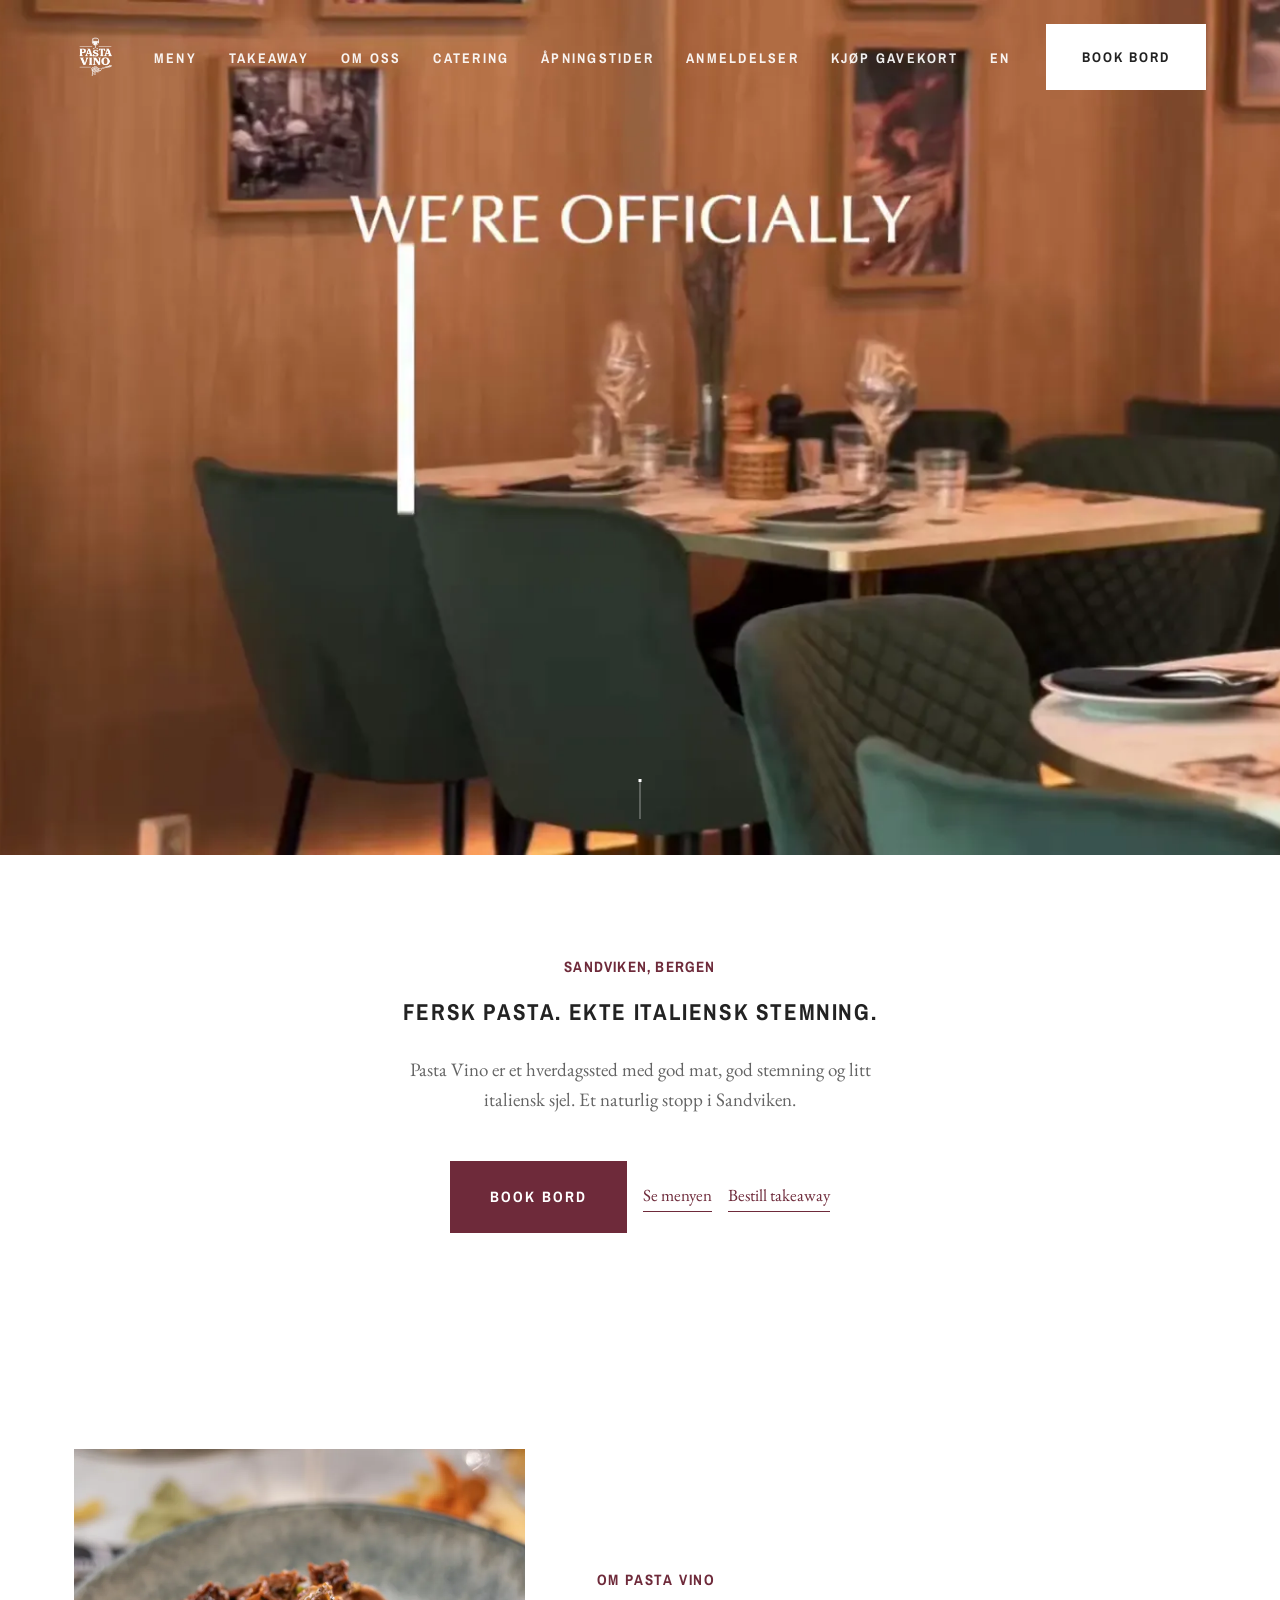
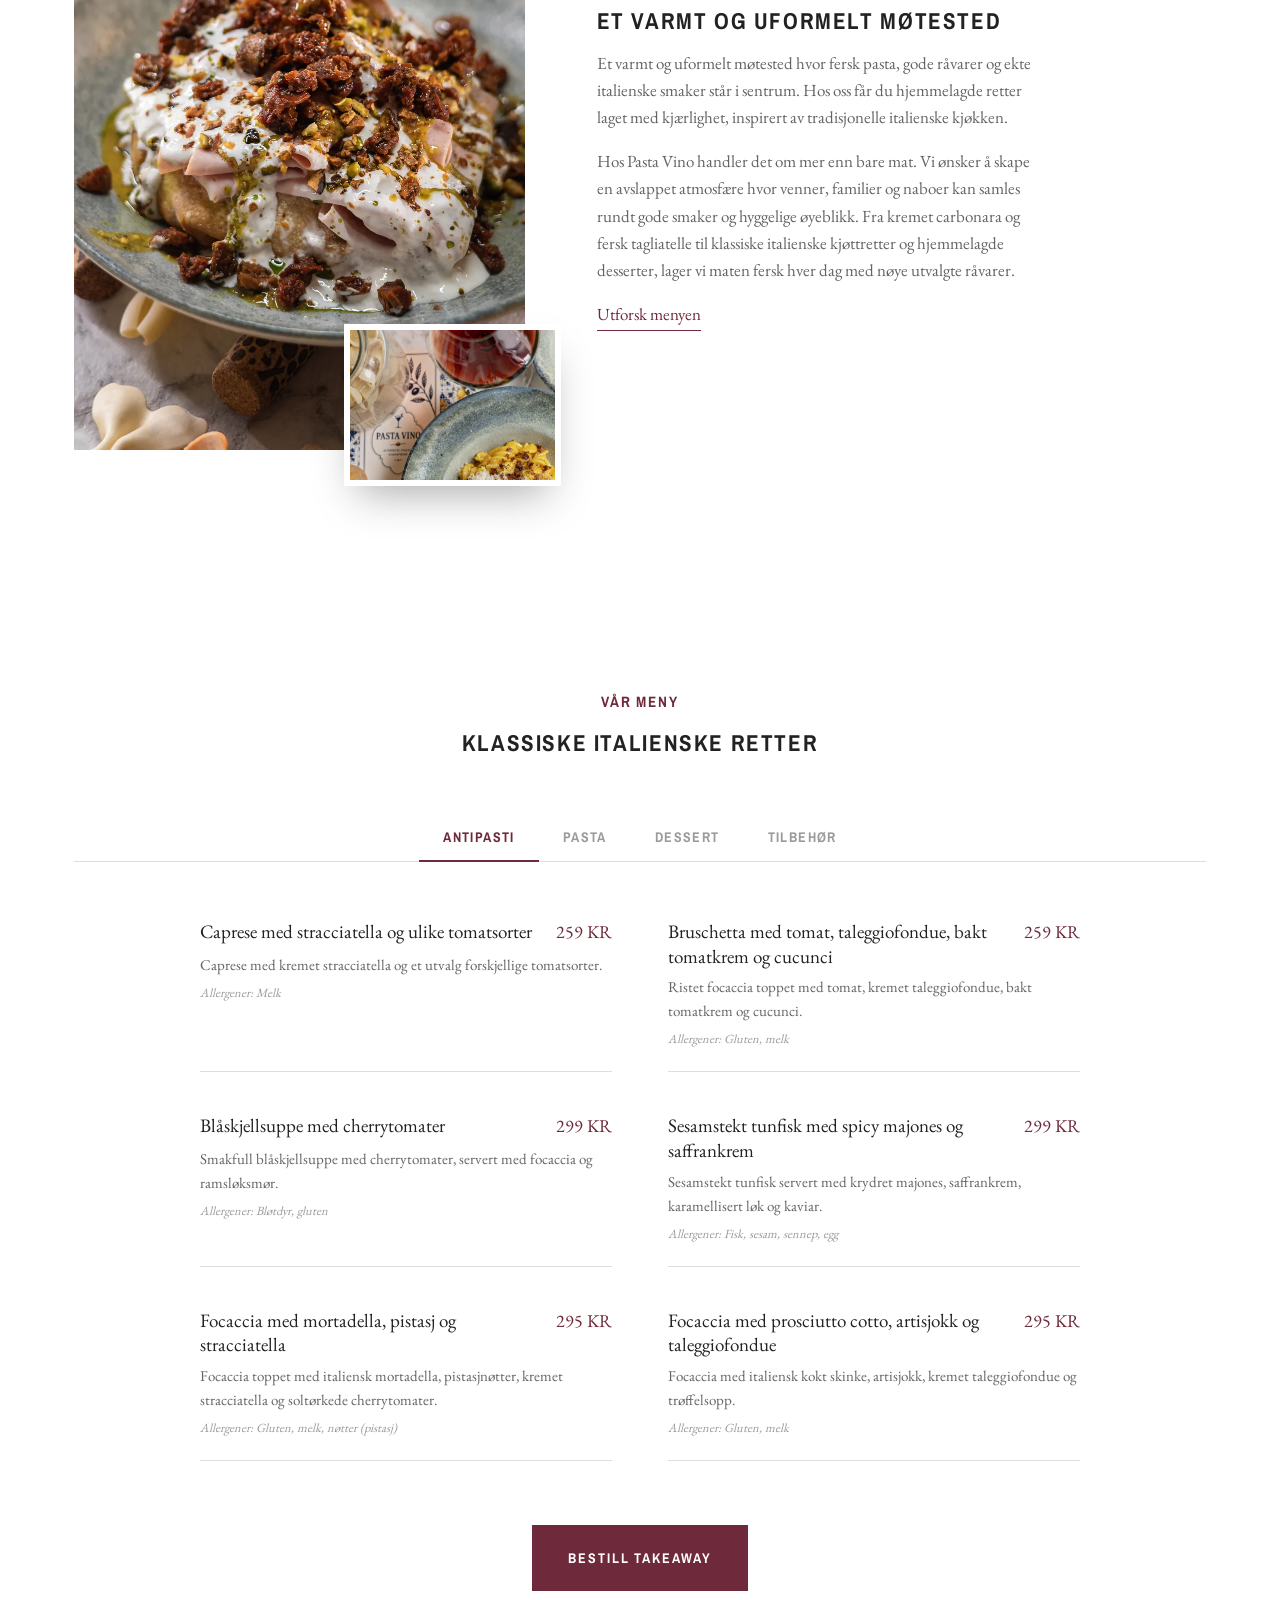
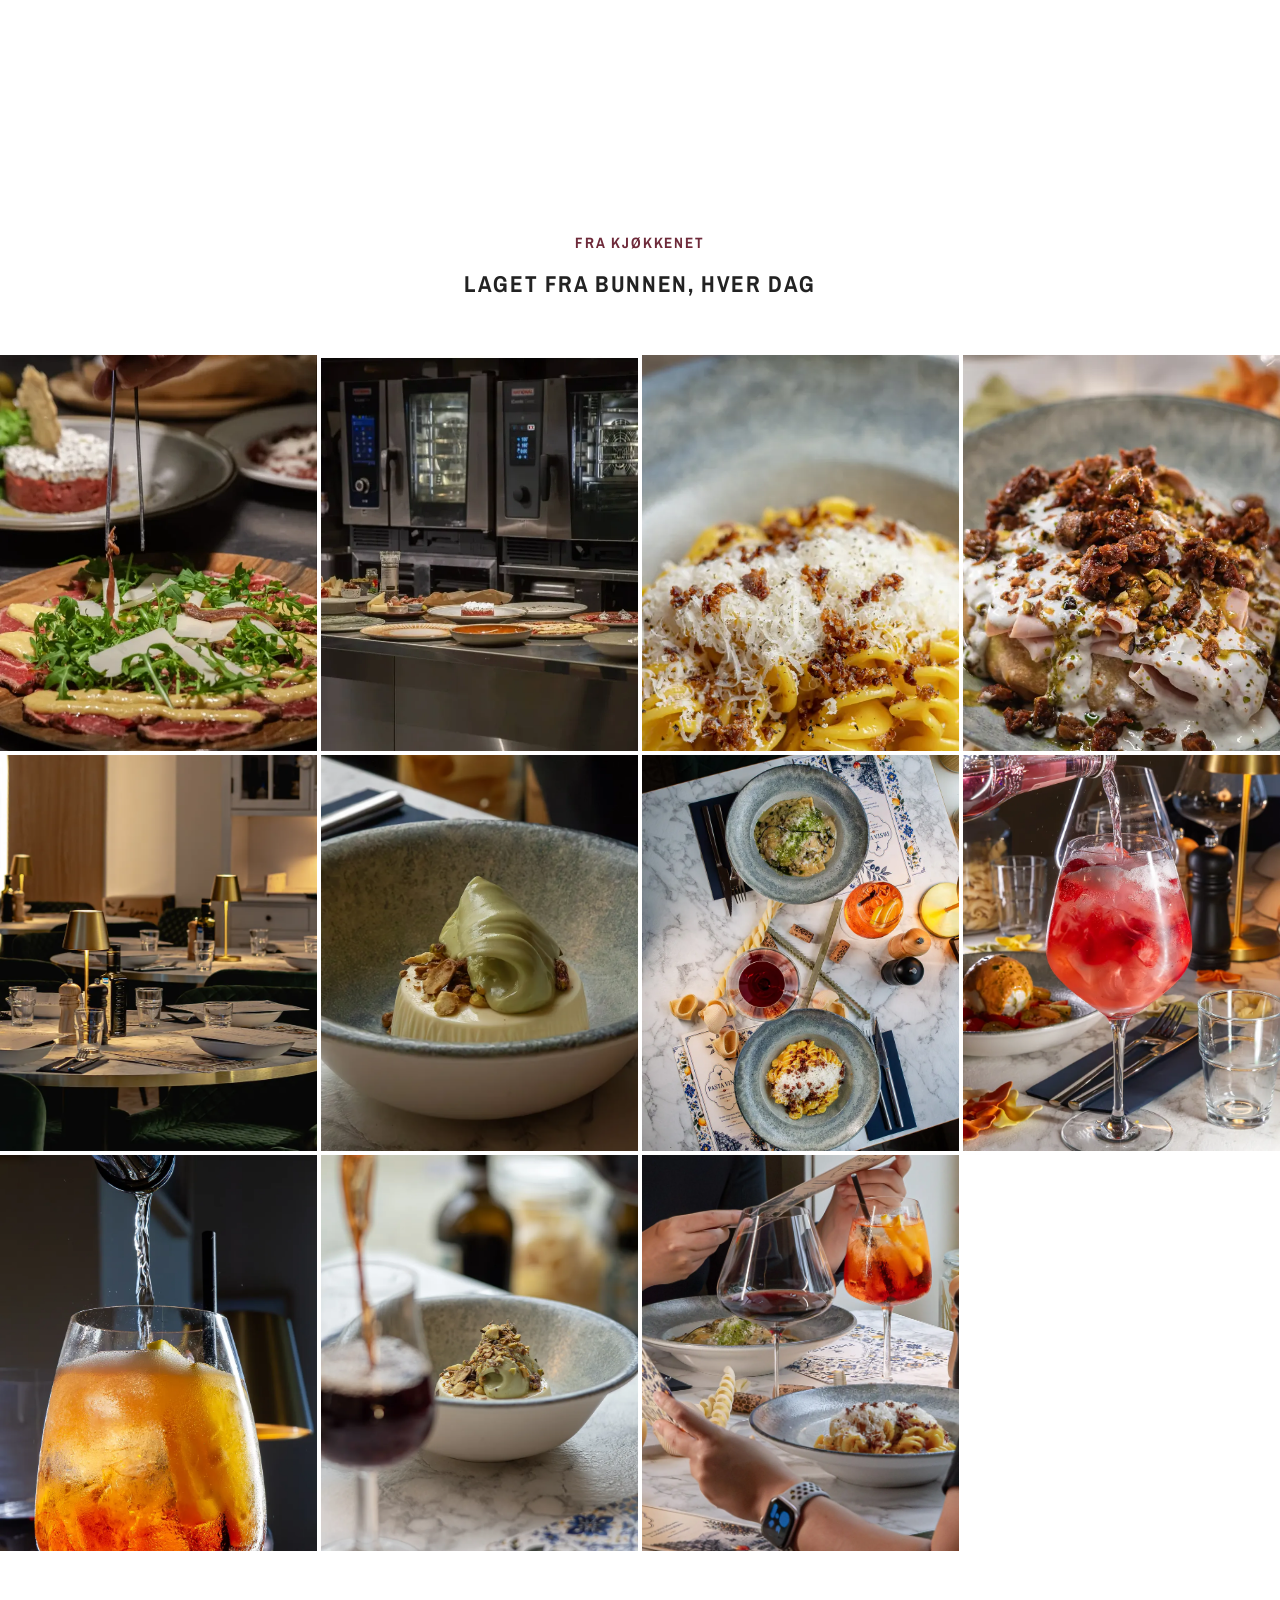
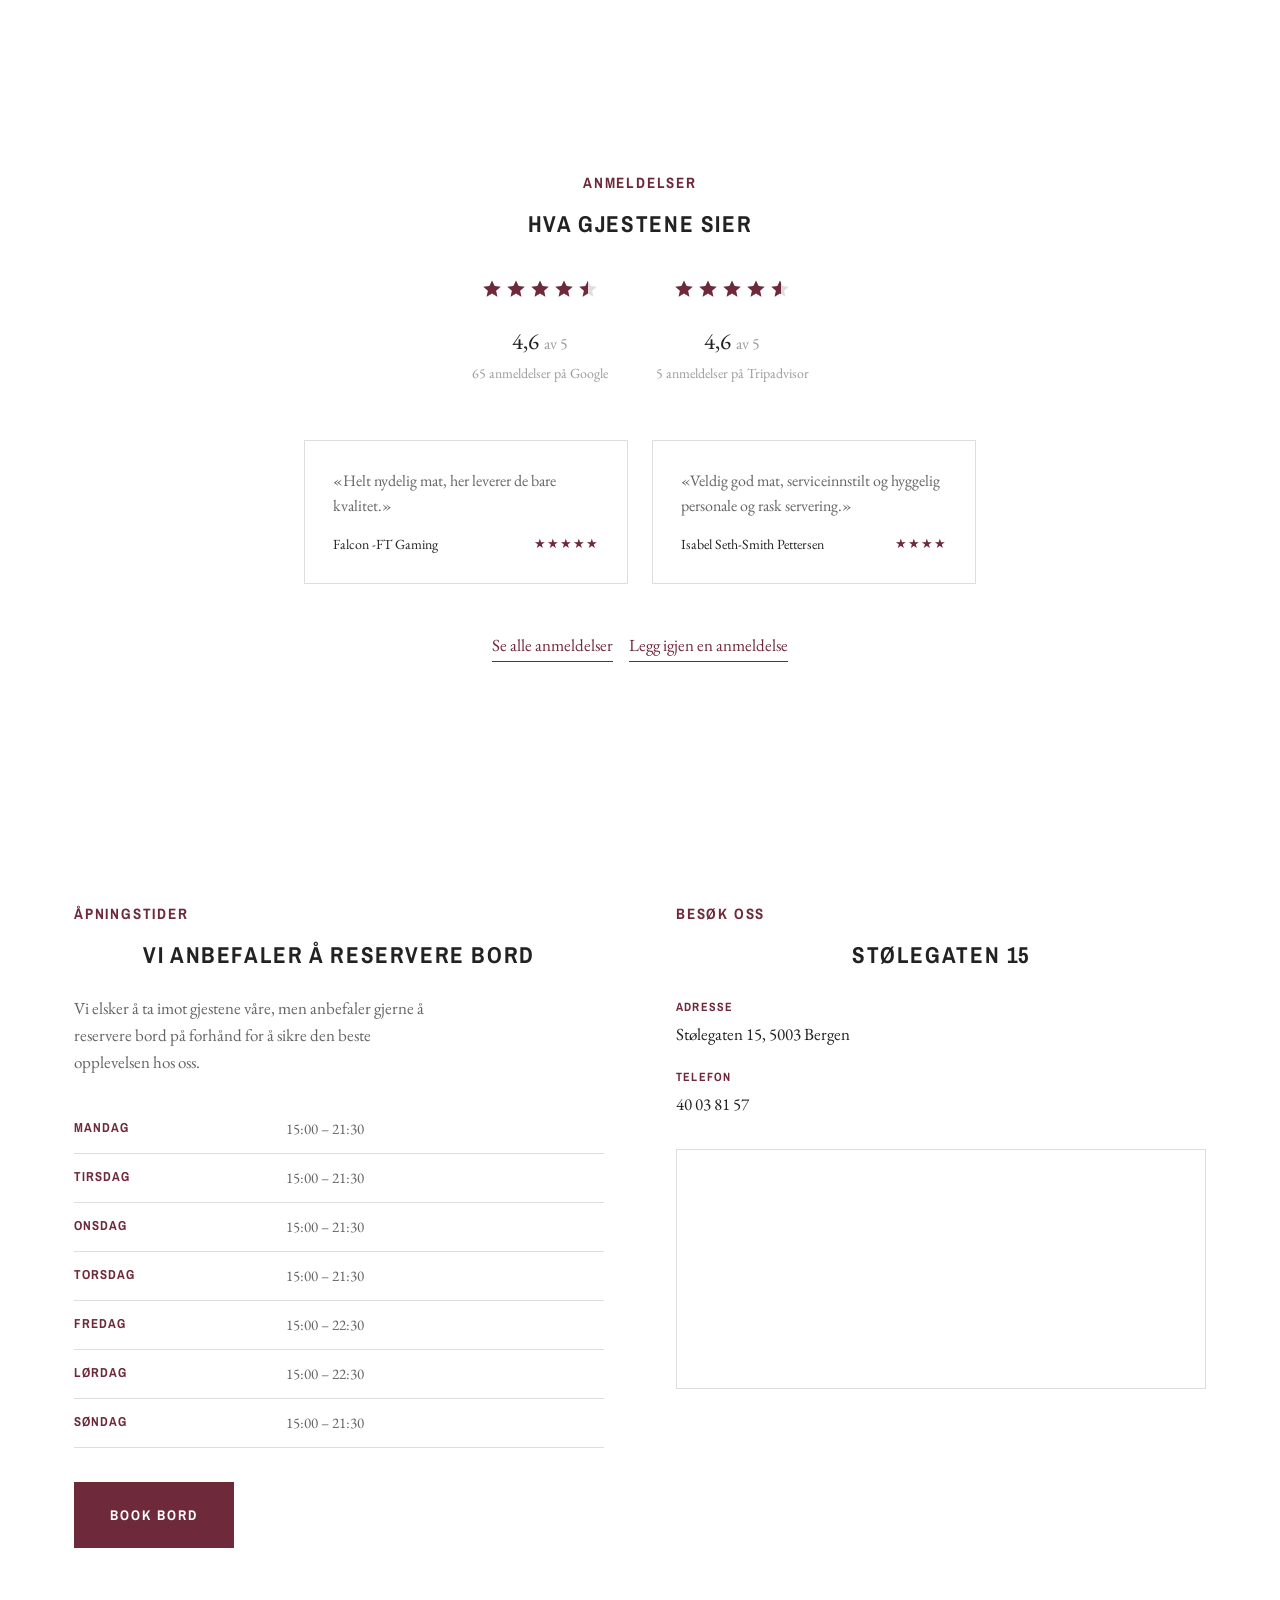
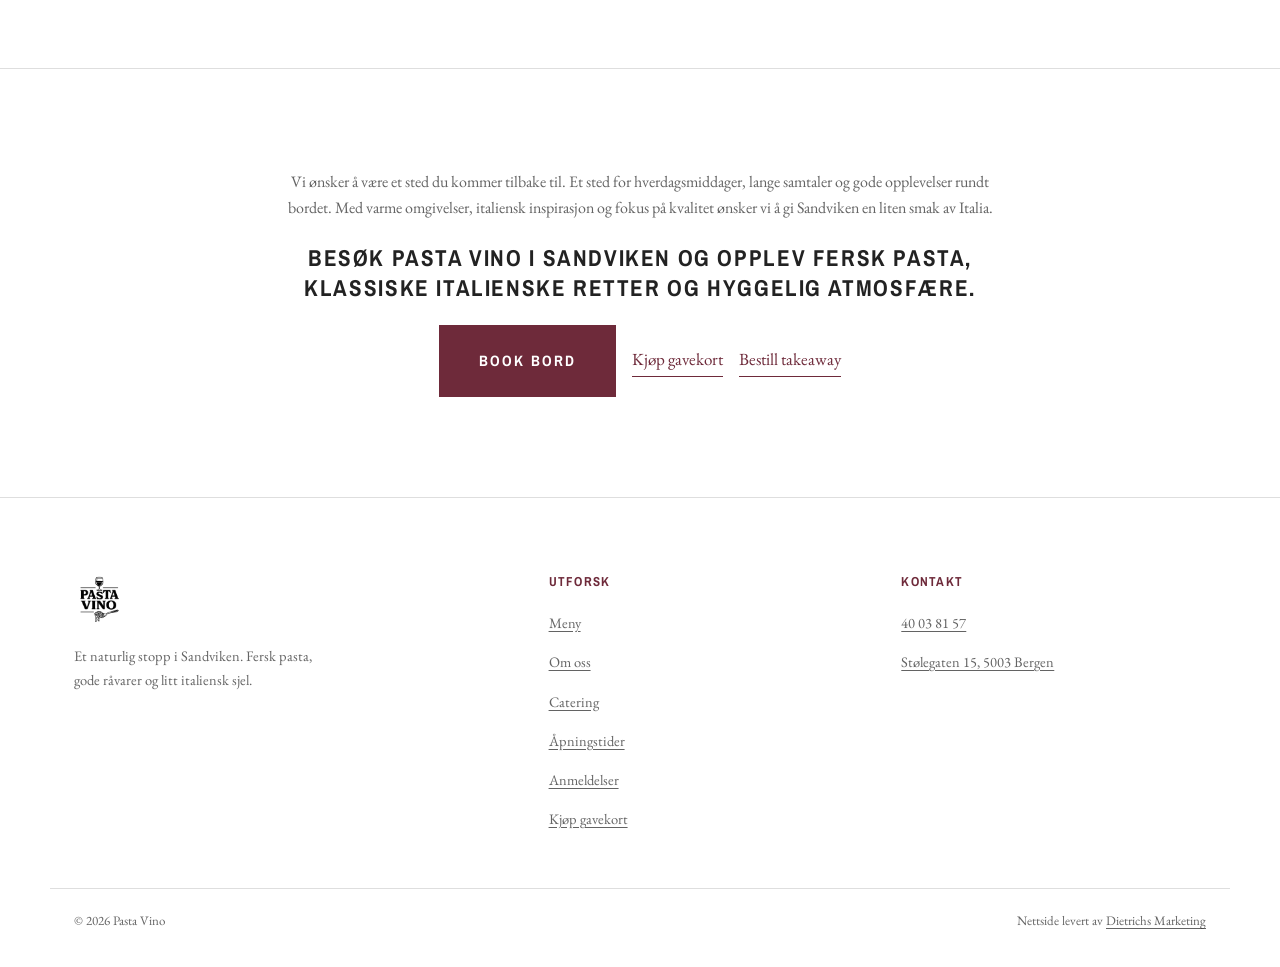
<file: index.html>
<!DOCTYPE html>
<html lang="no">
<head>
<!-- Google Tag Manager -->
<script>(function(w,d,s,l,i){w[l]=w[l]||[];w[l].push({'gtm.start':
new Date().getTime(),event:'gtm.js'});var f=d.getElementsByTagName(s)[0],
j=d.createElement(s),dl=l!='dataLayer'?'&l='+l:'';j.async=true;j.src=
'https://www.googletagmanager.com/gtm.js?id='+i+dl;f.parentNode.insertBefore(j,f);
})(window,document,'script','dataLayer','GTM-WCR89GDJ');</script>
<!-- End Google Tag Manager -->
<meta charset="UTF-8">
<meta name="viewport" content="width=device-width, initial-scale=1.0">
<title>Pasta Vino – Italiensk restaurant i Sandviken, Bergen</title>
<meta name="description" content="Pasta Vino er et varmt og uformelt trattoria i Sandviken. Fersk pasta, gode råvarer og ekte italienske smaker, laget fra bunnen hver dag. Book bord i dag.">
<meta name="theme-color" content="#222222">
<link rel="icon" type="image/png" sizes="32x32" href="assets/favicon-32.png">
<link rel="icon" type="image/png" sizes="192x192" href="assets/favicon-192.png">
<link rel="apple-touch-icon" href="assets/favicon-192.png">
<meta property="og:title" content="Pasta Vino – Italiensk restaurant i Sandviken, Bergen">
<meta property="og:description" content="Fersk pasta, gode råvarer og ekte italienske smaker. Et naturlig stopp i Sandviken.">
<meta property="og:image" content="https://pastavino.no/assets/hero-interior.webp">
<meta property="og:url" content="https://pastavino.no/">
<meta property="og:type" content="restaurant">
<meta property="og:locale" content="nb_NO">
<meta name="twitter:card" content="summary_large_image">
<link rel="canonical" href="https://pastavino.no/">
<link rel="alternate" hreflang="nb" href="https://pastavino.no/">
<link rel="alternate" hreflang="en" href="https://pastavino.no/en/">
<link rel="alternate" hreflang="x-default" href="https://pastavino.no/">
<link rel="preload" as="image" href="assets/hero-poster.webp" fetchpriority="high" media="(min-width: 901px)">
<link rel="preload" as="image" href="assets/hero-poster-mobile.webp" fetchpriority="high" media="(max-width: 900px)">
<link rel="preload" as="font" type="font/woff2" href="assets/fonts/ArchivoNarrow-700-latin.woff2" crossorigin>
<link rel="preload" as="font" type="font/woff2" href="assets/fonts/EBGaramond-400-latin.woff2" crossorigin>
<link rel="stylesheet" href="style.css">
<script type="application/ld+json">
{
  "@context": "https://schema.org",
  "@type": "Restaurant",
  "name": "Pasta Vino",
  "image": "https://pastavino.no/assets/hero-interior.webp",
  "url": "https://pastavino.no/",
  "telephone": "+4740038157",
  "servesCuisine": "Italiensk",
  "priceRange": "$$",
  "address": {
    "@type": "PostalAddress",
    "streetAddress": "Stølegaten 15",
    "postalCode": "5003",
    "addressLocality": "Bergen",
    "addressCountry": "NO"
  },
  "menu": "https://pastavino.no/index.html#meny",
  "acceptsReservations": "https://booking.gastroplanner.no/pastavino/t",
  "openingHoursSpecification": [
    { "@type": "OpeningHoursSpecification", "dayOfWeek": ["Monday","Tuesday","Wednesday","Thursday","Sunday"], "opens": "15:00", "closes": "21:30" },
    { "@type": "OpeningHoursSpecification", "dayOfWeek": ["Friday","Saturday"], "opens": "15:00", "closes": "22:30" }
  ],
  "aggregateRating": {
    "@type": "AggregateRating",
    "ratingValue": "4.6",
    "reviewCount": "65"
  }
}
</script>
</head>
<body>
<!-- Google Tag Manager (noscript) -->
<noscript><iframe src="https://www.googletagmanager.com/ns.html?id=GTM-WCR89GDJ"
height="0" width="0" style="display:none;visibility:hidden"></iframe></noscript>
<!-- End Google Tag Manager (noscript) -->

<header class="site-header" id="siteHeader">
  <div class="header-inner container">
    <a href="#" class="logo-link" aria-label="Pasta Vino, til toppen">
      <img src="assets/logo-white.webp" alt="Pasta Vino" class="logo-img" width="160" height="160">
      <img src="assets/logo-color.webp" alt="Pasta Vino" class="logo-img logo-img-color" width="320" height="320">
    </a>
    <nav class="main-nav" id="mainNav">
      <button class="nav-close" id="navClose" aria-label="Lukk meny">&times;</button>
      <ul>
        <li><a href="#meny" class="nav-link">Meny</a></li>
        <li><a href="https://order.gastroplanner.no/s/pastavinosandviken" target="_blank" rel="noopener" class="nav-link">Takeaway</a></li>
        <li><a href="#om-oss" class="nav-link">Om oss</a></li>
        <li><a href="catering.html" class="nav-link">Catering</a></li>
        <li><a href="#besok" class="nav-link">Åpningstider</a></li>
        <li><a href="#anmeldelser" class="nav-link">Anmeldelser</a></li>
        <li><a href="https://givn.no/shop/pastavino" class="nav-link" target="_blank" rel="noopener">Kjøp gavekort</a></li>
        <li><a href="en/" class="nav-link" lang="en" hreflang="en">EN</a></li>
        <li class="nav-cta-mobile"><a href="https://booking.gastroplanner.no/pastavino/t" class="btn" target="_blank" rel="noopener">Book bord</a></li>
      </ul>
    </nav>
    <a href="https://booking.gastroplanner.no/pastavino/t" class="btn nav-cta" target="_blank" rel="noopener">Book bord</a>
    <button class="hamburger" id="hamburger" aria-label="Åpne meny" aria-expanded="false">
      <span></span><span></span><span></span>
    </button>
  </div>
</header>

<div class="nav-scrim" id="navScrim"></div>

<main>

  <section class="hero" id="top">
    <div class="hero-bg">
      <video id="heroVideo" muted loop playsinline preload="none" poster="assets/hero-poster.webp" aria-hidden="true">
        <source src="assets/Pasta%20Vino%20Hero%20video.mp4" type="video/mp4">
      </video>
    </div>
    <a href="#hero-intro" class="scroll-cue" aria-label="Scroll ned">
      <span></span>
    </a>
  </section>

  <section class="hero-intro" id="hero-intro">
    <div class="container hero-intro-inner">
      <p class="hero-kicker">Sandviken, Bergen</p>
      <h1 class="hero-title">Fersk pasta. Ekte italiensk stemning.</h1>
      <p class="hero-lead">Pasta Vino er et hverdagssted med god mat, god stemning og litt italiensk sjel. Et naturlig stopp i Sandviken.</p>
      <div class="hero-actions">
        <a href="https://booking.gastroplanner.no/pastavino/t" class="btn btn-lg" target="_blank" rel="noopener">Book bord</a>
        <a href="#meny" class="text-link">Se menyen</a>
        <a href="https://order.gastroplanner.no/s/pastavinosandviken" target="_blank" rel="noopener" class="text-link">Bestill takeaway</a>
      </div>
    </div>
  </section>

  <section class="about" id="om-oss">
    <div class="container about-grid">
      <div class="about-media reveal">
        <img class="about-media-main" src="assets/antipasti-board.webp" alt="Antipastitallerken med parmaskinke, oliven og ost hos Pasta Vino" loading="lazy" width="900" height="1201">
        <img class="about-media-accent" src="assets/menu-flatlay.webp" alt="Pasta Vino sin trykte meny med amalfikyst-illustrasjon og middelhavsfliser" loading="lazy" width="1400" height="1011">
      </div>
      <div class="about-text">
        <p class="eyebrow reveal">Om Pasta Vino</p>
        <h2 class="reveal">Et varmt og uformelt møtested</h2>
        <p class="reveal">Et varmt og uformelt møtested hvor fersk pasta, gode råvarer og ekte italienske smaker står i sentrum. Hos oss får du hjemmelagde retter laget med kjærlighet, inspirert av tradisjonelle italienske kjøkken.</p>
        <p class="reveal">Hos Pasta Vino handler det om mer enn bare mat. Vi ønsker å skape en avslappet atmosfære hvor venner, familier og naboer kan samles rundt gode smaker og hyggelige øyeblikk. Fra kremet carbonara og fersk tagliatelle til klassiske italienske kjøttretter og hjemmelagde desserter, lager vi maten fersk hver dag med nøye utvalgte råvarer.</p>
        <a href="#meny" class="text-link reveal">Utforsk menyen</a>
      </div>
    </div>
  </section>

  <section class="menu-section" id="meny">
    <div class="container">
      <p class="eyebrow eyebrow-light reveal">Vår meny</p>
      <h2 class="section-title-light reveal">Klassiske italienske retter</h2>

      <div class="menu-tabs reveal" role="tablist">
        <button class="menu-tab is-active" data-tab="antipasti" role="tab" aria-selected="true">Antipasti</button>
        <button class="menu-tab" data-tab="pasta" role="tab" aria-selected="false">Pasta</button>
        <button class="menu-tab" data-tab="dessert" role="tab" aria-selected="false">Dessert</button>
        <button class="menu-tab" data-tab="tilbehor" role="tab" aria-selected="false">Tilbehør</button>
      </div>

      <div class="menu-panels">
        <div class="menu-panel is-active" data-panel="antipasti" role="tabpanel">
          <div class="menu-item">
            <div class="menu-item-head"><h3>Caprese med stracciatella og ulike tomatsorter</h3><span class="price">259 KR</span></div>
            <p>Caprese med kremet stracciatella og et utvalg forskjellige tomatsorter.</p>
            <p class="allergens">Allergener: Melk</p>
          </div>
          <div class="menu-item">
            <div class="menu-item-head"><h3>Bruschetta med tomat, taleggiofondue, bakt tomatkrem og cucunci</h3><span class="price">259 KR</span></div>
            <p>Ristet focaccia toppet med tomat, kremet taleggiofondue, bakt tomatkrem og cucunci.</p>
            <p class="allergens">Allergener: Gluten, melk</p>
          </div>
          <div class="menu-item">
            <div class="menu-item-head"><h3>Blåskjellsuppe med cherrytomater</h3><span class="price">299 KR</span></div>
            <p>Smakfull blåskjellsuppe med cherrytomater, servert med focaccia og ramsløksmør.</p>
            <p class="allergens">Allergener: Bløtdyr, gluten</p>
          </div>
          <div class="menu-item">
            <div class="menu-item-head"><h3>Sesamstekt tunfisk med spicy majones og saffrankrem</h3><span class="price">299 KR</span></div>
            <p>Sesamstekt tunfisk servert med krydret majones, saffrankrem, karamellisert løk og kaviar.</p>
            <p class="allergens">Allergener: Fisk, sesam, sennep, egg</p>
          </div>
          <div class="menu-item">
            <div class="menu-item-head"><h3>Focaccia med mortadella, pistasj og stracciatella</h3><span class="price">295 KR</span></div>
            <p>Focaccia toppet med italiensk mortadella, pistasjnøtter, kremet stracciatella og soltørkede cherrytomater.</p>
            <p class="allergens">Allergener: Gluten, melk, nøtter (pistasj)</p>
          </div>
          <div class="menu-item">
            <div class="menu-item-head"><h3>Focaccia med prosciutto cotto, artisjokk og taleggiofondue</h3><span class="price">295 KR</span></div>
            <p>Focaccia med italiensk kokt skinke, artisjokk, kremet taleggiofondue og trøffelsopp.</p>
            <p class="allergens">Allergener: Gluten, melk</p>
          </div>
        </div>

        <div class="menu-panel" data-panel="pasta" role="tabpanel" hidden>
          <div class="menu-item">
            <div class="menu-item-head"><h3>Fusilloni Carbonara</h3><span class="price">359 KR</span></div>
            <p>Klassisk italiensk carbonara med fusilloni, sprøstekt guanciale, pecorino, egg og sort pepper.</p>
            <p class="allergens">Allergener: Gluten, melk</p>
          </div>
          <div class="menu-item">
            <div class="menu-item-head"><h3>Pacchero med lammeragù</h3><span class="price">379 KR</span></div>
            <p>Pacchero-pasta servert med langtidsbraisert lammeragù i en fyldig og aromatisk saus.</p>
            <p class="allergens">Allergener: Gluten, melk, selleri</p>
          </div>
          <div class="menu-item">
            <div class="menu-item-head"><h3>Busiate pistacchio, salsiccia e gorgonzola</h3><span class="price">379 KR</span></div>
            <p>Busiate-pasta med pistasjkrem, italiensk salsiccia med fennikelfrø og kremet gorgonzolasaus.</p>
            <p class="allergens">Allergener: Gluten, nøtter (pistasj), melk, selleri</p>
          </div>
          <div class="menu-item">
            <div class="menu-item-head"><h3>Lasagna</h3><span class="price">395 KR</span></div>
            <p>Hjemmelaget lasagne med langtidskokt kjøttragù, béchamelsaus og smeltet ost.</p>
            <p class="allergens">Allergener: Gluten, melk, selleri, egg</p>
          </div>
          <div class="menu-item">
            <div class="menu-item-head"><h3>Panciotti med trøffelsaus og portobello-sopp</h3><span class="price">379 KR</span></div>
            <p>Panciotti-pasta servert med kremet trøffelsaus og portobellosopp.</p>
            <p class="allergens">Allergener: Gluten, melk</p>
          </div>
          <div class="menu-item">
            <div class="menu-item-head"><h3>Linguine med ramsløk og saltede mandler</h3><span class="price">269 KR</span></div>
            <p>Linguine med aromatisk ramsløk, saltede mandler og en kremet saus.</p>
            <p class="allergens">Allergener: Gluten, melk, nøtter (mandler)</p>
          </div>
          <div class="menu-item">
            <div class="menu-item-head"><h3>Linguine med hjerteskjell og cherrytomater</h3><span class="price">395 KR</span></div>
            <p>Linguine med ferske hjerteskjell og cherrytomater i en smakfull saus.</p>
            <p class="allergens">Allergener: Gluten, bløtdyr</p>
          </div>
          <div class="menu-item">
            <div class="menu-item-head"><h3>Risotto med safran og entrecôte</h3><span class="price">429 KR</span></div>
            <p>Kremet italiensk risotto med safran, servert med entrecôte.</p>
            <p class="allergens">Allergener: Melk</p>
          </div>
          <div class="menu-item">
            <div class="menu-item-head"><h3>Strozzapreti med paprikasaus og sprø pancetta</h3><span class="price">349 KR</span></div>
            <p>Strozzapreti-pasta med kremet paprikasaus og sprøstekt italiensk pancetta.</p>
            <p class="allergens">Allergener: Gluten, melk</p>
          </div>
          <div class="menu-item">
            <div class="menu-item-head"><h3>Linguine allo Scoglio</h3><span class="price">499 KR</span></div>
            <p>Linguine med reker, blåskjell og blekksprut, servert i en fyldig hummersaus.</p>
            <p class="allergens">Allergener: Gluten, bløtdyr, skalldyr, fisk</p>
          </div>
          <div class="menu-item">
            <div class="menu-item-head"><h3>Gnocchi med spicy tomatsaus og stracciatella</h3><span class="price">349 KR</span></div>
            <p>Myke italienske potetgnocchi med krydret tomatsaus og kremet stracciatella.</p>
            <p class="allergens">Allergener: Melk, gluten</p>
          </div>
        </div>

        <div class="menu-panel" data-panel="dessert" role="tabpanel" hidden>
          <div class="menu-item">
            <div class="menu-item-head"><h3>Tiramisù</h3><span class="price">189 KR</span></div>
            <p>Klassisk italiensk dessert med espresso, mascarponekrem og kakao.</p>
            <p class="allergens">Allergener: Gluten, melk, egg</p>
          </div>
          <div class="menu-item">
            <div class="menu-item-head"><h3>Pistasj Panna Cotta</h3><span class="price">189 KR</span></div>
            <p>Silkemyk panna cotta toppet med siciliansk pistasjkrem.</p>
            <p class="allergens">Allergener: Melk, nøtter (pistasj)</p>
          </div>
          <div class="menu-item">
            <div class="menu-item-head"><h3>Sjokoladefondant med vaniljesaus og pasjonsfrukt</h3><span class="price">199 KR</span></div>
            <p>Varm sjokoladefondant med flytende sjokoladekjerne, servert med vaniljesaus og pasjonsfrukt.</p>
            <p class="allergens">Allergener: Gluten, egg, melk</p>
          </div>
          <div class="menu-item">
            <div class="menu-item-head"><h3>Kokoskrem med mango og sbrisolona</h3><span class="price">199 KR</span></div>
            <p>Kremet kokosdessert med mango og sprø italiensk mandelcrumble (sbrisolona).</p>
            <p class="allergens">Allergener: Melk, gluten, nøtter (mandler)</p>
          </div>
        </div>

        <div class="menu-panel" data-panel="tilbehor" role="tabpanel" hidden>
          <div class="menu-item">
            <div class="menu-item-head"><h3>Ekstra parmesan</h3><span class="price">45 KR</span></div>
          </div>
          <div class="menu-item">
            <div class="menu-item-head"><h3>Ekstra stracciatella 100 g</h3><span class="price">80 KR</span></div>
          </div>
          <div class="menu-item">
            <div class="menu-item-head"><h3>Ekstra focaccia</h3><span class="price">80 KR</span></div>
          </div>
          <div class="menu-item">
            <div class="menu-item-head"><h3>Ekstra entrecôte</h3><span class="price">130 KR</span></div>
          </div>
          <div class="menu-item">
            <div class="menu-item-head"><h3>Ekstra ramsløksmør</h3><span class="price">39 KR</span></div>
          </div>
          <div class="menu-item">
            <div class="menu-item-head"><h3>Oliven</h3><span class="price">80 KR</span></div>
          </div>
        </div>
      </div>
      <div class="menu-takeaway reveal"><a href="https://order.gastroplanner.no/s/pastavinosandviken" target="_blank" rel="noopener" class="btn">Bestill takeaway</a></div>
    </div>
  </section>

  <section class="gallery" id="galleri">
    <div class="container">
      <p class="eyebrow reveal">Fra kjøkkenet</p>
      <h2 class="reveal">Laget fra bunnen, hver dag</h2>
    </div>
    <div class="gallery-grid" id="galleryGrid">
      <div class="gallery-item"><img src="assets/carpaccio.webp" alt="Oksecarpaccio med sennep, ruccola og parmesan" loading="lazy" width="1600" height="2133"></div>
      <div class="gallery-item"><img src="assets/kitchen-counter.webp" alt="Kjøkkenet hos Pasta Vino klargjort med forretter før servering" loading="lazy" width="900" height="1200"></div>
      <div class="gallery-item"><img src="assets/pasta-spread.webp" alt="Utvalg av ferske pastaretter hos Pasta Vino" loading="lazy" width="900" height="675"></div>
      <div class="gallery-item"><img src="assets/burrata-carbonara.webp" alt="Burrata med parmaskinke, pistasj og balsamico hos Pasta Vino" loading="lazy" width="900" height="675"></div>
      <div class="gallery-item"><img src="assets/table-setting.webp" alt="Dekket bord med Pasta Vino sine glass og tallerkener" loading="lazy" width="1400" height="1011"></div>
      <div class="gallery-item"><img src="assets/dessert-plate.webp" alt="Pistasj panna cotta hos Pasta Vino" loading="lazy" width="1400" height="1011"></div>
      <div class="gallery-item"><img src="assets/pasta-selection.webp" alt="Flere av Pasta Vino sine pastaretter samlet på bordet" loading="lazy" width="900" height="1200"></div>
      <div class="gallery-item"><img src="assets/aperitivo-jordbaer.webp" alt="Aperitivo med jordbær hos Pasta Vino" loading="lazy" width="900" height="1125"></div>
      <div class="gallery-item"><img src="assets/aperitivo-appelsin.webp" alt="Aperol spritz med appelsin hos Pasta Vino" loading="lazy" width="900" height="1125"></div>
      <div class="gallery-item"><img src="assets/dessert-vinskjenk.webp" alt="Pistasjdessert og vin hos Pasta Vino" loading="lazy" width="900" height="1125"></div>
      <div class="gallery-item"><img src="assets/hero-interior.webp" alt="Gjester som nyter middag hos Pasta Vino" loading="lazy" width="2160" height="1690"></div>
    </div>
  </section>

  <section class="reviews" id="anmeldelser">
    <svg width="0" height="0" aria-hidden="true" focusable="false" style="position:absolute">
      <symbol id="pv-star" viewBox="0 0 20 20">
        <path d="M10 1.5l2.6 5.6 6.1.6-4.6 4.1 1.3 6-5.4-3.2-5.4 3.2 1.3-6-4.6-4.1 6.1-.6z"/>
      </symbol>
    </svg>
    <div class="container reviews-inner">
      <p class="eyebrow reveal">Anmeldelser</p>
      <h2 class="reveal">Hva gjestene sier</h2>

      <div class="rating-display reveal">
        <div class="rating-grid">
          <a class="rating-block" href="https://www.google.com/maps?cid=10788739243383076646" target="_blank" rel="noopener">
            <div class="star-rating" role="img" aria-label="4,6 av 5 stjerner på Google, basert på 65 anmeldelser">
              <svg class="star-row star-row-track" viewBox="0 0 116 20"><use href="#pv-star" x="0" width="20" height="20"/><use href="#pv-star" x="24" width="20" height="20"/><use href="#pv-star" x="48" width="20" height="20"/><use href="#pv-star" x="72" width="20" height="20"/><use href="#pv-star" x="96" width="20" height="20"/></svg>
              <div class="star-row-fill-wrap" style="width:92%">
                <svg class="star-row star-row-fill" viewBox="0 0 116 20"><use href="#pv-star" x="0" width="20" height="20"/><use href="#pv-star" x="24" width="20" height="20"/><use href="#pv-star" x="48" width="20" height="20"/><use href="#pv-star" x="72" width="20" height="20"/><use href="#pv-star" x="96" width="20" height="20"/></svg>
              </div>
            </div>
            <p class="rating-number">4,6 <span>av 5</span></p>
            <p class="rating-count">65 anmeldelser på Google</p>
          </a>
          <a class="rating-block" href="https://no.tripadvisor.com/Restaurant_Review-g190502-d34550852-Reviews-Pastavino_Sandviken-Bergen_Hordaland_Western_Norway.html" target="_blank" rel="noopener">
            <div class="star-rating" role="img" aria-label="4,6 av 5 stjerner på Tripadvisor, basert på 5 anmeldelser">
              <svg class="star-row star-row-track" viewBox="0 0 116 20"><use href="#pv-star" x="0" width="20" height="20"/><use href="#pv-star" x="24" width="20" height="20"/><use href="#pv-star" x="48" width="20" height="20"/><use href="#pv-star" x="72" width="20" height="20"/><use href="#pv-star" x="96" width="20" height="20"/></svg>
              <div class="star-row-fill-wrap" style="width:92%">
                <svg class="star-row star-row-fill" viewBox="0 0 116 20"><use href="#pv-star" x="0" width="20" height="20"/><use href="#pv-star" x="24" width="20" height="20"/><use href="#pv-star" x="48" width="20" height="20"/><use href="#pv-star" x="72" width="20" height="20"/><use href="#pv-star" x="96" width="20" height="20"/></svg>
              </div>
            </div>
            <p class="rating-number">4,6 <span>av 5</span></p>
            <p class="rating-count">5 anmeldelser på Tripadvisor</p>
          </a>
        </div>
      </div>

      <div class="review-quotes">
        <blockquote class="review-quote reveal">
          <p>«Helt nydelig mat, her leverer de bare kvalitet.»</p>
          <footer>Falcon -FT Gaming <span class="review-stars">★★★★★</span></footer>
        </blockquote>
        <blockquote class="review-quote reveal">
          <p>«Veldig god mat, serviceinnstilt og hyggelig personale og rask servering.»</p>
          <footer>Isabel Seth-Smith Pettersen <span class="review-stars">★★★★</span></footer>
        </blockquote>
      </div>

      <div class="reviews-actions reveal">
        <a href="https://www.google.com/maps?cid=10788739243383076646" class="text-link" target="_blank" rel="noopener">Se alle anmeldelser</a>
        <a href="https://search.google.com/local/writereview?placeid=10788739243383076646" class="text-link" target="_blank" rel="noopener">Legg igjen en anmeldelse</a>
      </div>
    </div>
  </section>

  <section class="visit" id="besok">
    <div class="container visit-grid">
      <div class="visit-hours reveal">
        <p class="eyebrow eyebrow-light">Åpningstider</p>
        <h2 class="section-title-light">Vi anbefaler å reservere bord</h2>
        <p class="visit-note">Vi elsker å ta imot gjestene våre, men anbefaler gjerne å reservere bord på forhånd for å sikre den beste opplevelsen hos oss.</p>
        <table class="hours-table">
          <tbody>
            <tr><th>Mandag</th><td>15:00 &ndash; 21:30</td></tr>
            <tr><th>Tirsdag</th><td>15:00 &ndash; 21:30</td></tr>
            <tr><th>Onsdag</th><td>15:00 &ndash; 21:30</td></tr>
            <tr><th>Torsdag</th><td>15:00 &ndash; 21:30</td></tr>
            <tr><th>Fredag</th><td>15:00 &ndash; 22:30</td></tr>
            <tr><th>Lørdag</th><td>15:00 &ndash; 22:30</td></tr>
            <tr><th>Søndag</th><td>15:00 &ndash; 21:30</td></tr>
          </tbody>
        </table>
        <a href="https://booking.gastroplanner.no/pastavino/t" class="btn" target="_blank" rel="noopener">Book bord</a>
      </div>
      <div class="visit-contact reveal">
        <p class="eyebrow eyebrow-light">Besøk oss</p>
        <h2 class="section-title-light">Stølegaten 15</h2>
        <ul class="contact-list">
          <li>
            <span class="contact-label">Adresse</span>
            <a href="https://www.google.com/maps/search/?api=1&query=St%C3%B8legaten+15%2C+5003+Bergen" target="_blank" rel="noopener">Stølegaten 15, 5003 Bergen</a>
          </li>
          <li>
            <span class="contact-label">Telefon</span>
            <a href="tel:+4740038157">40 03 81 57</a>
          </li>
        </ul>
        <div class="map-frame">
          <iframe
            src="https://www.google.com/maps?q=St%C3%B8legaten+15,+5003+Bergen&output=embed"
            width="100%" height="100%" style="border:0" loading="lazy"
            referrerpolicy="no-referrer-when-downgrade"
            title="Kart til Pasta Vino, Stølegaten 15, Bergen"></iframe>
        </div>
      </div>
    </div>
  </section>

  <section class="closer">
    <div class="container closer-inner reveal">
      <p class="closer-lead">Vi ønsker å være et sted du kommer tilbake til. Et sted for hverdagsmiddager, lange samtaler og gode opplevelser rundt bordet. Med varme omgivelser, italiensk inspirasjon og fokus på kvalitet ønsker vi å gi Sandviken en liten smak av Italia.</p>
      <h2>Besøk Pasta Vino i Sandviken og opplev fersk pasta, klassiske italienske retter og hyggelig atmosfære.</h2>
      <div class="closer-actions">
        <a href="https://booking.gastroplanner.no/pastavino/t" class="btn btn-lg" target="_blank" rel="noopener">Book bord</a>
        <a href="https://givn.no/shop/pastavino" class="text-link" target="_blank" rel="noopener">Kjøp gavekort</a>
        <a href="https://order.gastroplanner.no/s/pastavinosandviken" target="_blank" rel="noopener" class="text-link">Bestill takeaway</a>
      </div>
    </div>
  </section>

</main>

<footer class="site-footer">
  <div class="container footer-grid">
    <div class="footer-brand">
      <img src="assets/logo-white.webp" alt="Pasta Vino" class="footer-logo" width="160" height="160">
      <p>Et naturlig stopp i Sandviken. Fersk pasta, gode råvarer og litt italiensk sjel.</p>
    </div>
    <div class="footer-col">
      <h3>Utforsk</h3>
      <ul>
        <li><a href="#meny">Meny</a></li>
        <li><a href="#om-oss">Om oss</a></li>
        <li><a href="catering.html">Catering</a></li>
        <li><a href="#besok">Åpningstider</a></li>
        <li><a href="#anmeldelser">Anmeldelser</a></li>
        <li><a href="https://givn.no/shop/pastavino" target="_blank" rel="noopener">Kjøp gavekort</a></li>
      </ul>
    </div>
    <div class="footer-col">
      <h3>Kontakt</h3>
      <ul>
        <li><a href="tel:+4740038157">40 03 81 57</a></li>
        <li><a href="https://www.google.com/maps/search/?api=1&query=St%C3%B8legaten+15%2C+5003+Bergen" target="_blank" rel="noopener">Stølegaten 15, 5003 Bergen</a></li>
      </ul>
    </div>
  </div>
  <div class="container footer-bottom">
    <p>&copy; 2026 Pasta Vino</p>
    <p>Nettside levert av <a href="https://dmarketing.no" target="_blank" rel="noopener">Dietrichs Marketing</a></p>
  </div>
</footer>

<script src="app.js"></script>
</body>
</html>
</file>
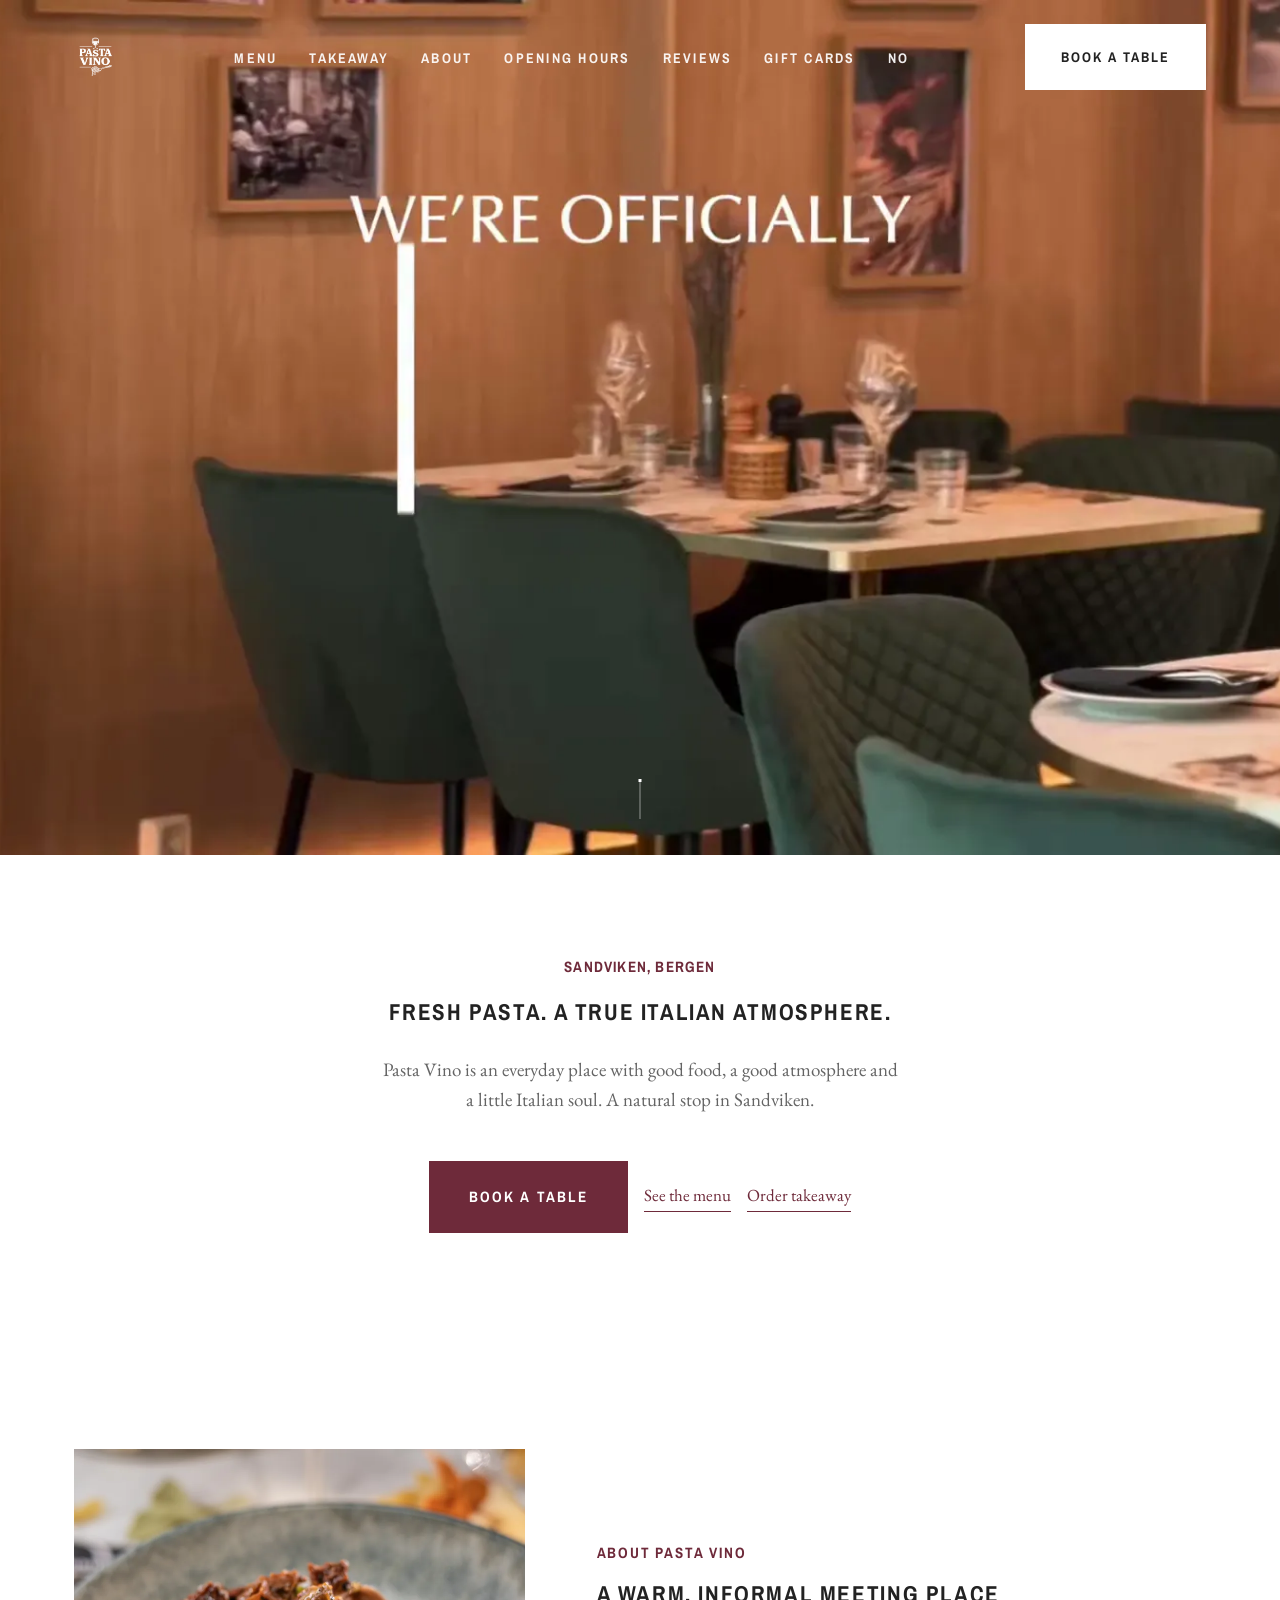
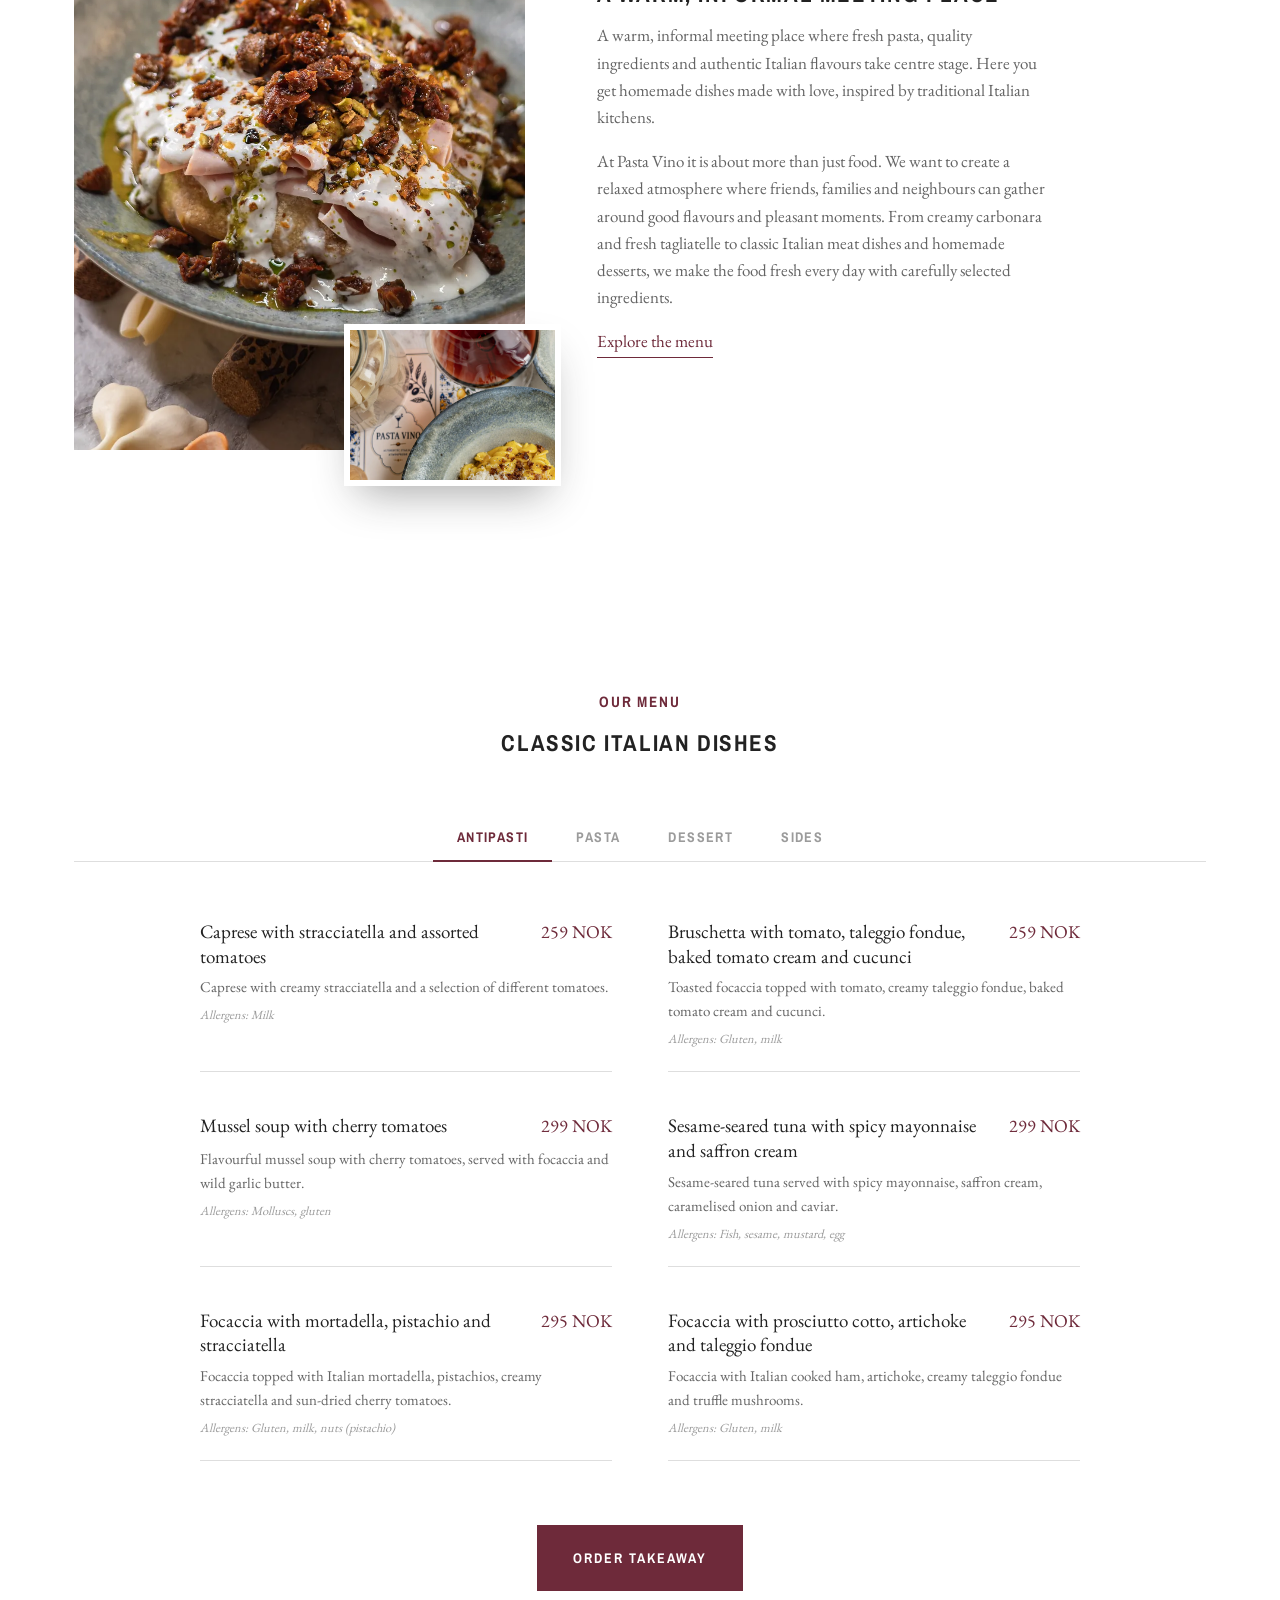
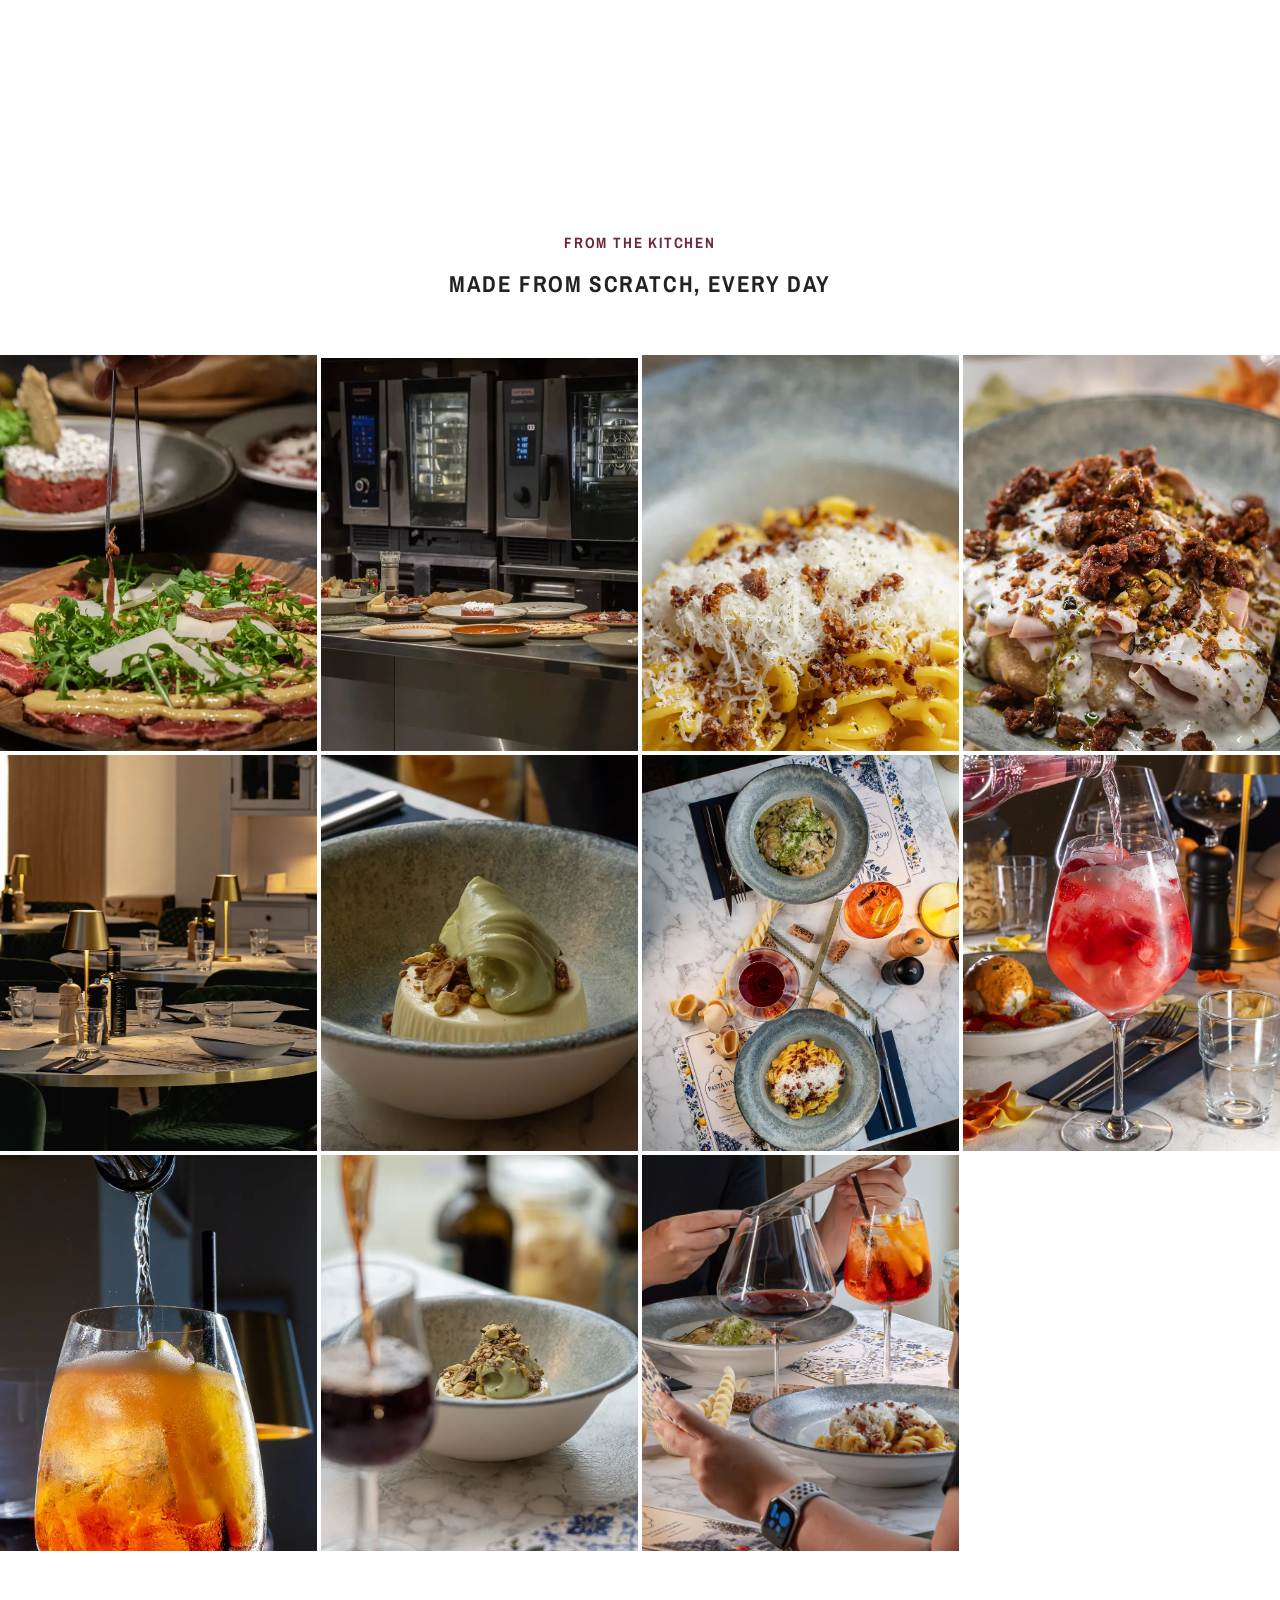
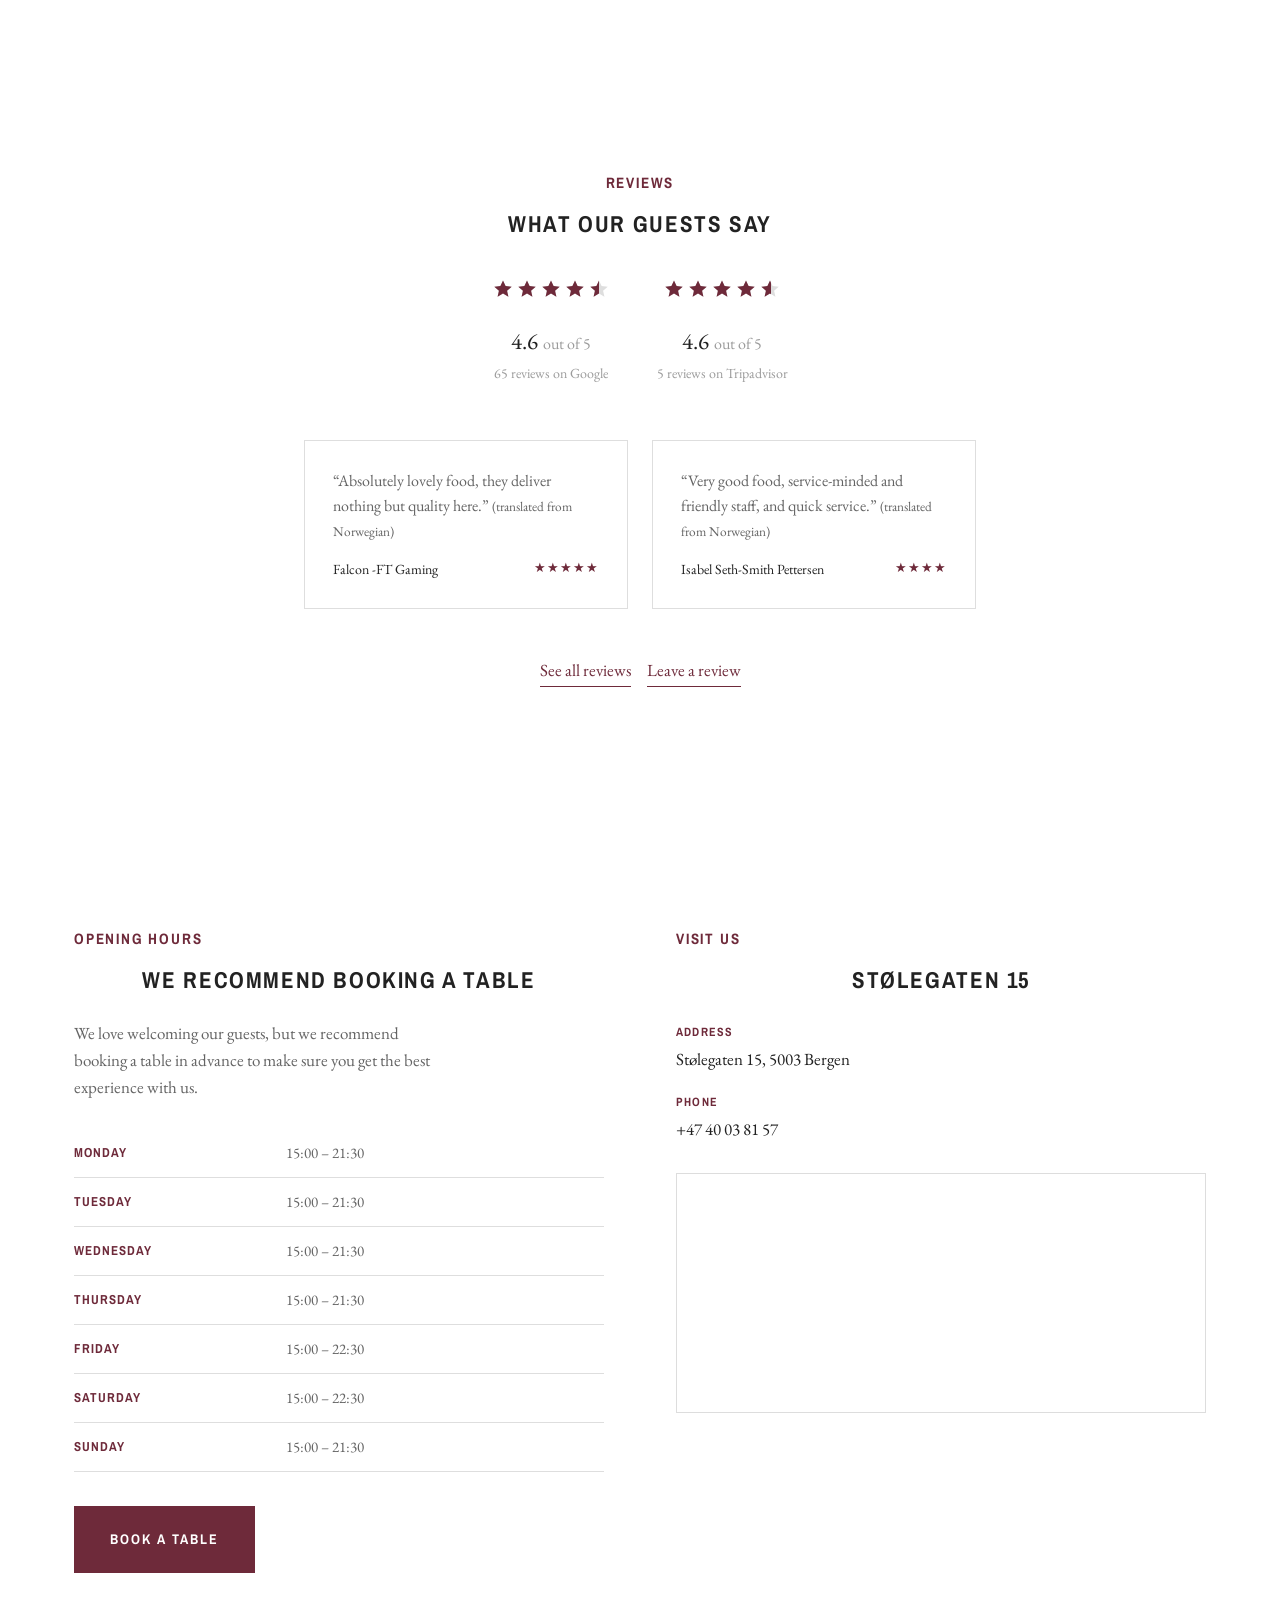
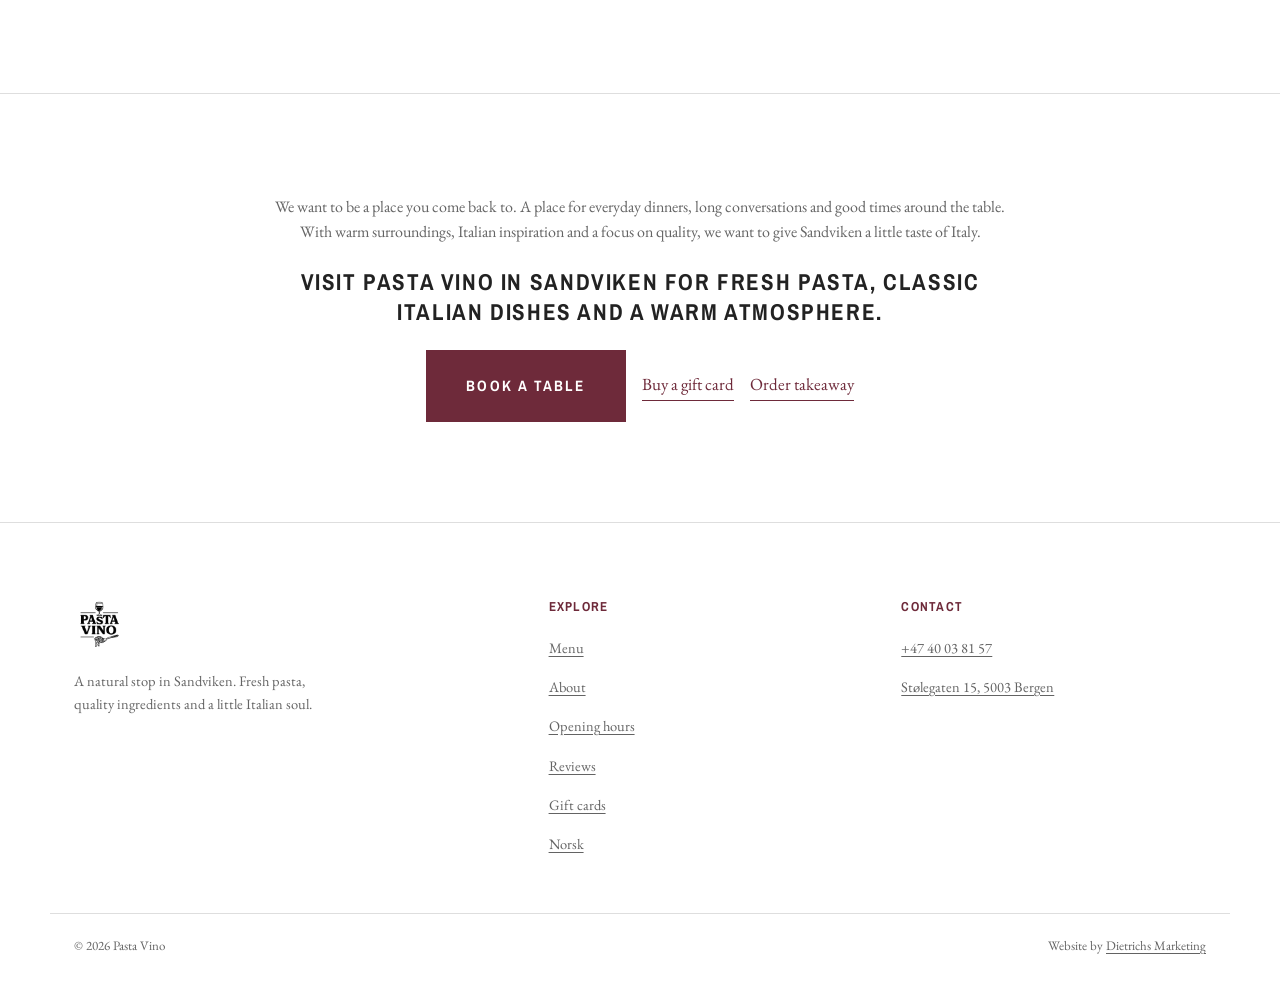
<file: en/index.html>
<!DOCTYPE html>
<html lang="en">
<head>
<!-- Google Tag Manager -->
<script>(function(w,d,s,l,i){w[l]=w[l]||[];w[l].push({'gtm.start':
new Date().getTime(),event:'gtm.js'});var f=d.getElementsByTagName(s)[0],
j=d.createElement(s),dl=l!='dataLayer'?'&l='+l:'';j.async=true;j.src=
'https://www.googletagmanager.com/gtm.js?id='+i+dl;f.parentNode.insertBefore(j,f);
})(window,document,'script','dataLayer','GTM-WCR89GDJ');</script>
<!-- End Google Tag Manager -->
<meta charset="UTF-8">
<meta name="viewport" content="width=device-width, initial-scale=1.0">
<title>Pasta Vino – Italian restaurant in Sandviken, Bergen</title>
<meta name="description" content="Pasta Vino is a warm, informal trattoria in Sandviken, Bergen. Fresh pasta, quality ingredients and authentic Italian flavours, made from scratch every day. Book a table today.">
<meta name="theme-color" content="#222222">
<link rel="icon" type="image/png" sizes="32x32" href="../assets/favicon-32.png">
<link rel="icon" type="image/png" sizes="192x192" href="../assets/favicon-192.png">
<link rel="apple-touch-icon" href="../assets/favicon-192.png">
<meta property="og:title" content="Pasta Vino – Italian restaurant in Sandviken, Bergen">
<meta property="og:description" content="Fresh pasta, quality ingredients and authentic Italian flavours. A natural stop in Sandviken.">
<meta property="og:image" content="https://pastavino.no/assets/hero-interior.webp">
<meta property="og:url" content="https://pastavino.no/en/">
<meta property="og:type" content="restaurant">
<meta property="og:locale" content="en_GB">
<meta property="og:locale:alternate" content="nb_NO">
<meta name="twitter:card" content="summary_large_image">
<link rel="canonical" href="https://pastavino.no/en/">
<link rel="alternate" hreflang="nb" href="https://pastavino.no/">
<link rel="alternate" hreflang="en" href="https://pastavino.no/en/">
<link rel="alternate" hreflang="x-default" href="https://pastavino.no/">
<link rel="preload" as="image" href="../assets/hero-poster.webp" fetchpriority="high" media="(min-width: 901px)">
<link rel="preload" as="image" href="../assets/hero-poster-mobile.webp" fetchpriority="high" media="(max-width: 900px)">
<link rel="preload" as="font" type="font/woff2" href="../assets/fonts/ArchivoNarrow-700-latin.woff2" crossorigin>
<link rel="preload" as="font" type="font/woff2" href="../assets/fonts/EBGaramond-400-latin.woff2" crossorigin>
<link rel="stylesheet" href="../style.css">
<script type="application/ld+json">
{
  "@context": "https://schema.org",
  "@type": "Restaurant",
  "name": "Pasta Vino",
  "image": "https://pastavino.no/assets/hero-interior.webp",
  "url": "https://pastavino.no/en/",
  "telephone": "+4740038157",
  "servesCuisine": "Italian",
  "priceRange": "$$",
  "address": {
    "@type": "PostalAddress",
    "streetAddress": "Stølegaten 15",
    "postalCode": "5003",
    "addressLocality": "Bergen",
    "addressCountry": "NO"
  },
  "menu": "https://pastavino.no/en/#menu",
  "acceptsReservations": "https://booking.gastroplanner.no/pastavino/t",
  "openingHoursSpecification": [
    { "@type": "OpeningHoursSpecification", "dayOfWeek": ["Monday","Tuesday","Wednesday","Thursday","Sunday"], "opens": "15:00", "closes": "21:30" },
    { "@type": "OpeningHoursSpecification", "dayOfWeek": ["Friday","Saturday"], "opens": "15:00", "closes": "22:30" }
  ],
  "aggregateRating": {
    "@type": "AggregateRating",
    "ratingValue": "4.6",
    "reviewCount": "65"
  }
}
</script>
</head>
<body>
<!-- Google Tag Manager (noscript) -->
<noscript><iframe src="https://www.googletagmanager.com/ns.html?id=GTM-WCR89GDJ"
height="0" width="0" style="display:none;visibility:hidden"></iframe></noscript>
<!-- End Google Tag Manager (noscript) -->

<header class="site-header" id="siteHeader">
  <div class="header-inner container">
    <a href="#" class="logo-link" aria-label="Pasta Vino, back to top">
      <img src="../assets/logo-white.webp" alt="Pasta Vino" class="logo-img" width="160" height="160">
      <img src="../assets/logo-color.webp" alt="Pasta Vino" class="logo-img logo-img-color" width="320" height="320">
    </a>
    <nav class="main-nav" id="mainNav">
      <button class="nav-close" id="navClose" aria-label="Close menu">&times;</button>
      <ul>
        <li><a href="#menu" class="nav-link">Menu</a></li>
        <li><a href="https://order.gastroplanner.no/s/pastavinosandviken" target="_blank" rel="noopener" class="nav-link">Takeaway</a></li>
        <li><a href="#about" class="nav-link">About</a></li>
        <li><a href="#visit" class="nav-link">Opening hours</a></li>
        <li><a href="#reviews" class="nav-link">Reviews</a></li>
        <li><a href="https://givn.no/shop/pastavino" class="nav-link" target="_blank" rel="noopener">Gift cards</a></li>
        <li><a href="../" class="nav-link" lang="nb" hreflang="nb">NO</a></li>
        <li class="nav-cta-mobile"><a href="https://booking.gastroplanner.no/pastavino/t" class="btn" target="_blank" rel="noopener">Book a table</a></li>
      </ul>
    </nav>
    <a href="https://booking.gastroplanner.no/pastavino/t" class="btn nav-cta" target="_blank" rel="noopener">Book a table</a>
    <button class="hamburger" id="hamburger" aria-label="Open menu" aria-expanded="false">
      <span></span><span></span><span></span>
    </button>
  </div>
</header>

<div class="nav-scrim" id="navScrim"></div>

<main>

  <section class="hero" id="top">
    <div class="hero-bg">
      <video id="heroVideo" muted loop playsinline preload="none" poster="../assets/hero-poster.webp" aria-hidden="true">
        <source src="../assets/Pasta%20Vino%20Hero%20video.mp4" type="video/mp4">
      </video>
    </div>
    <a href="#hero-intro" class="scroll-cue" aria-label="Scroll down">
      <span></span>
    </a>
  </section>

  <section class="hero-intro" id="hero-intro">
    <div class="container hero-intro-inner">
      <p class="hero-kicker">Sandviken, Bergen</p>
      <h1 class="hero-title">Fresh pasta. A true Italian atmosphere.</h1>
      <p class="hero-lead">Pasta Vino is an everyday place with good food, a good atmosphere and a little Italian soul. A natural stop in Sandviken.</p>
      <div class="hero-actions">
        <a href="https://booking.gastroplanner.no/pastavino/t" class="btn btn-lg" target="_blank" rel="noopener">Book a table</a>
        <a href="#menu" class="text-link">See the menu</a>
        <a href="https://order.gastroplanner.no/s/pastavinosandviken" target="_blank" rel="noopener" class="text-link">Order takeaway</a>
      </div>
    </div>
  </section>

  <section class="about" id="about">
    <div class="container about-grid">
      <div class="about-media reveal">
        <img class="about-media-main" src="../assets/antipasti-board.webp" alt="Antipasti board with Parma ham, olives and cheese at Pasta Vino" loading="lazy" width="900" height="1201">
        <img class="about-media-accent" src="../assets/menu-flatlay.webp" alt="Pasta Vino's printed menu with an Amalfi Coast illustration and Mediterranean tiles" loading="lazy" width="1400" height="1011">
      </div>
      <div class="about-text">
        <p class="eyebrow reveal">About Pasta Vino</p>
        <h2 class="reveal">A warm, informal meeting place</h2>
        <p class="reveal">A warm, informal meeting place where fresh pasta, quality ingredients and authentic Italian flavours take centre stage. Here you get homemade dishes made with love, inspired by traditional Italian kitchens.</p>
        <p class="reveal">At Pasta Vino it is about more than just food. We want to create a relaxed atmosphere where friends, families and neighbours can gather around good flavours and pleasant moments. From creamy carbonara and fresh tagliatelle to classic Italian meat dishes and homemade desserts, we make the food fresh every day with carefully selected ingredients.</p>
        <a href="#menu" class="text-link reveal">Explore the menu</a>
      </div>
    </div>
  </section>

  <section class="menu-section" id="menu">
    <div class="container">
      <p class="eyebrow eyebrow-light reveal">Our menu</p>
      <h2 class="section-title-light reveal">Classic Italian dishes</h2>

      <div class="menu-tabs reveal" role="tablist">
        <button class="menu-tab is-active" data-tab="antipasti" role="tab" aria-selected="true">Antipasti</button>
        <button class="menu-tab" data-tab="pasta" role="tab" aria-selected="false">Pasta</button>
        <button class="menu-tab" data-tab="dessert" role="tab" aria-selected="false">Dessert</button>
        <button class="menu-tab" data-tab="tilbehor" role="tab" aria-selected="false">Sides</button>
      </div>

      <div class="menu-panels">
        <div class="menu-panel is-active" data-panel="antipasti" role="tabpanel">
          <div class="menu-item">
            <div class="menu-item-head"><h3>Caprese with stracciatella and assorted tomatoes</h3><span class="price">259 NOK</span></div>
            <p>Caprese with creamy stracciatella and a selection of different tomatoes.</p>
            <p class="allergens">Allergens: Milk</p>
          </div>
          <div class="menu-item">
            <div class="menu-item-head"><h3>Bruschetta with tomato, taleggio fondue, baked tomato cream and cucunci</h3><span class="price">259 NOK</span></div>
            <p>Toasted focaccia topped with tomato, creamy taleggio fondue, baked tomato cream and cucunci.</p>
            <p class="allergens">Allergens: Gluten, milk</p>
          </div>
          <div class="menu-item">
            <div class="menu-item-head"><h3>Mussel soup with cherry tomatoes</h3><span class="price">299 NOK</span></div>
            <p>Flavourful mussel soup with cherry tomatoes, served with focaccia and wild garlic butter.</p>
            <p class="allergens">Allergens: Molluscs, gluten</p>
          </div>
          <div class="menu-item">
            <div class="menu-item-head"><h3>Sesame-seared tuna with spicy mayonnaise and saffron cream</h3><span class="price">299 NOK</span></div>
            <p>Sesame-seared tuna served with spicy mayonnaise, saffron cream, caramelised onion and caviar.</p>
            <p class="allergens">Allergens: Fish, sesame, mustard, egg</p>
          </div>
          <div class="menu-item">
            <div class="menu-item-head"><h3>Focaccia with mortadella, pistachio and stracciatella</h3><span class="price">295 NOK</span></div>
            <p>Focaccia topped with Italian mortadella, pistachios, creamy stracciatella and sun-dried cherry tomatoes.</p>
            <p class="allergens">Allergens: Gluten, milk, nuts (pistachio)</p>
          </div>
          <div class="menu-item">
            <div class="menu-item-head"><h3>Focaccia with prosciutto cotto, artichoke and taleggio fondue</h3><span class="price">295 NOK</span></div>
            <p>Focaccia with Italian cooked ham, artichoke, creamy taleggio fondue and truffle mushrooms.</p>
            <p class="allergens">Allergens: Gluten, milk</p>
          </div>
        </div>

        <div class="menu-panel" data-panel="pasta" role="tabpanel" hidden>
          <div class="menu-item">
            <div class="menu-item-head"><h3>Fusilloni Carbonara</h3><span class="price">359 NOK</span></div>
            <p>Classic Italian carbonara with fusilloni, crispy guanciale, pecorino, egg and black pepper.</p>
            <p class="allergens">Allergens: Gluten, milk</p>
          </div>
          <div class="menu-item">
            <div class="menu-item-head"><h3>Pacchero with lamb ragù</h3><span class="price">379 NOK</span></div>
            <p>Pacchero pasta served with slow-braised lamb ragù in a rich, aromatic sauce.</p>
            <p class="allergens">Allergens: Gluten, milk, celery</p>
          </div>
          <div class="menu-item">
            <div class="menu-item-head"><h3>Busiate pistacchio, salsiccia e gorgonzola</h3><span class="price">379 NOK</span></div>
            <p>Busiate pasta with pistachio cream, Italian salsiccia with fennel seeds and creamy gorgonzola sauce.</p>
            <p class="allergens">Allergens: Gluten, nuts (pistachio), milk, celery</p>
          </div>
          <div class="menu-item">
            <div class="menu-item-head"><h3>Lasagna</h3><span class="price">395 NOK</span></div>
            <p>Homemade lasagna with slow-cooked meat ragù, béchamel sauce and melted cheese.</p>
            <p class="allergens">Allergens: Gluten, milk, celery, egg</p>
          </div>
          <div class="menu-item">
            <div class="menu-item-head"><h3>Panciotti with truffle sauce and portobello mushrooms</h3><span class="price">379 NOK</span></div>
            <p>Panciotti pasta served with creamy truffle sauce and portobello mushrooms.</p>
            <p class="allergens">Allergens: Gluten, milk</p>
          </div>
          <div class="menu-item">
            <div class="menu-item-head"><h3>Linguine with wild garlic and salted almonds</h3><span class="price">269 NOK</span></div>
            <p>Linguine with aromatic wild garlic, salted almonds and a creamy sauce.</p>
            <p class="allergens">Allergens: Gluten, milk, nuts (almonds)</p>
          </div>
          <div class="menu-item">
            <div class="menu-item-head"><h3>Linguine with cockles and cherry tomatoes</h3><span class="price">395 NOK</span></div>
            <p>Linguine with fresh cockles and cherry tomatoes in a flavourful sauce.</p>
            <p class="allergens">Allergens: Gluten, molluscs</p>
          </div>
          <div class="menu-item">
            <div class="menu-item-head"><h3>Saffron risotto with entrecôte</h3><span class="price">429 NOK</span></div>
            <p>Creamy Italian saffron risotto, served with entrecôte.</p>
            <p class="allergens">Allergens: Milk</p>
          </div>
          <div class="menu-item">
            <div class="menu-item-head"><h3>Strozzapreti with paprika sauce and crispy pancetta</h3><span class="price">349 NOK</span></div>
            <p>Strozzapreti pasta with creamy paprika sauce and crispy Italian pancetta.</p>
            <p class="allergens">Allergens: Gluten, milk</p>
          </div>
          <div class="menu-item">
            <div class="menu-item-head"><h3>Linguine allo Scoglio</h3><span class="price">499 NOK</span></div>
            <p>Linguine with prawns, mussels and squid, served in a rich lobster sauce.</p>
            <p class="allergens">Allergens: Gluten, molluscs, crustaceans, fish</p>
          </div>
          <div class="menu-item">
            <div class="menu-item-head"><h3>Gnocchi with spicy tomato sauce and stracciatella</h3><span class="price">349 NOK</span></div>
            <p>Soft Italian potato gnocchi with spicy tomato sauce and creamy stracciatella.</p>
            <p class="allergens">Allergens: Milk, gluten</p>
          </div>
        </div>

        <div class="menu-panel" data-panel="dessert" role="tabpanel" hidden>
          <div class="menu-item">
            <div class="menu-item-head"><h3>Tiramisù</h3><span class="price">189 NOK</span></div>
            <p>Classic Italian dessert with espresso, mascarpone cream and cocoa.</p>
            <p class="allergens">Allergens: Gluten, milk, egg</p>
          </div>
          <div class="menu-item">
            <div class="menu-item-head"><h3>Pistachio Panna Cotta</h3><span class="price">189 NOK</span></div>
            <p>Silky panna cotta topped with Sicilian pistachio cream.</p>
            <p class="allergens">Allergens: Milk, nuts (pistachio)</p>
          </div>
          <div class="menu-item">
            <div class="menu-item-head"><h3>Chocolate fondant with vanilla sauce and passion fruit</h3><span class="price">199 NOK</span></div>
            <p>Warm chocolate fondant with a molten centre, served with vanilla sauce and passion fruit.</p>
            <p class="allergens">Allergens: Gluten, egg, milk</p>
          </div>
          <div class="menu-item">
            <div class="menu-item-head"><h3>Coconut cream with mango and sbrisolona</h3><span class="price">199 NOK</span></div>
            <p>Creamy coconut dessert with mango and crisp Italian almond crumble (sbrisolona).</p>
            <p class="allergens">Allergens: Milk, gluten, nuts (almonds)</p>
          </div>
        </div>

        <div class="menu-panel" data-panel="tilbehor" role="tabpanel" hidden>
          <div class="menu-item">
            <div class="menu-item-head"><h3>Extra parmesan</h3><span class="price">45 NOK</span></div>
          </div>
          <div class="menu-item">
            <div class="menu-item-head"><h3>Extra stracciatella 100 g</h3><span class="price">80 NOK</span></div>
          </div>
          <div class="menu-item">
            <div class="menu-item-head"><h3>Extra focaccia</h3><span class="price">80 NOK</span></div>
          </div>
          <div class="menu-item">
            <div class="menu-item-head"><h3>Extra entrecôte</h3><span class="price">130 NOK</span></div>
          </div>
          <div class="menu-item">
            <div class="menu-item-head"><h3>Extra wild garlic butter</h3><span class="price">39 NOK</span></div>
          </div>
          <div class="menu-item">
            <div class="menu-item-head"><h3>Olives</h3><span class="price">80 NOK</span></div>
          </div>
        </div>
      </div>
      <div class="menu-takeaway reveal"><a href="https://order.gastroplanner.no/s/pastavinosandviken" target="_blank" rel="noopener" class="btn">Order takeaway</a></div>
    </div>
  </section>

  <section class="gallery" id="gallery">
    <div class="container">
      <p class="eyebrow reveal">From the kitchen</p>
      <h2 class="reveal">Made from scratch, every day</h2>
    </div>
    <div class="gallery-grid" id="galleryGrid">
      <div class="gallery-item"><img src="../assets/carpaccio.webp" alt="Beef carpaccio with mustard, rocket and parmesan" loading="lazy" width="1600" height="2133"></div>
      <div class="gallery-item"><img src="../assets/kitchen-counter.webp" alt="The kitchen at Pasta Vino with starters ready to be served" loading="lazy" width="900" height="1200"></div>
      <div class="gallery-item"><img src="../assets/pasta-spread.webp" alt="A selection of fresh pasta dishes at Pasta Vino" loading="lazy" width="900" height="675"></div>
      <div class="gallery-item"><img src="../assets/burrata-carbonara.webp" alt="Burrata with Parma ham, pistachio and balsamic at Pasta Vino" loading="lazy" width="900" height="675"></div>
      <div class="gallery-item"><img src="../assets/table-setting.webp" alt="Table set with Pasta Vino glasses and plates" loading="lazy" width="1400" height="1011"></div>
      <div class="gallery-item"><img src="../assets/dessert-plate.webp" alt="Pistachio panna cotta at Pasta Vino" loading="lazy" width="1400" height="1011"></div>
      <div class="gallery-item"><img src="../assets/pasta-selection.webp" alt="Several of Pasta Vino's pasta dishes together on the table" loading="lazy" width="900" height="1200"></div>
      <div class="gallery-item"><img src="../assets/aperitivo-jordbaer.webp" alt="Strawberry aperitivo at Pasta Vino" loading="lazy" width="900" height="1125"></div>
      <div class="gallery-item"><img src="../assets/aperitivo-appelsin.webp" alt="Aperol spritz with orange at Pasta Vino" loading="lazy" width="900" height="1125"></div>
      <div class="gallery-item"><img src="../assets/dessert-vinskjenk.webp" alt="Pistachio dessert and wine at Pasta Vino" loading="lazy" width="900" height="1125"></div>
      <div class="gallery-item"><img src="../assets/hero-interior.webp" alt="Guests enjoying dinner at Pasta Vino" loading="lazy" width="2160" height="1690"></div>
    </div>
  </section>

  <section class="reviews" id="reviews">
    <svg width="0" height="0" aria-hidden="true" focusable="false" style="position:absolute">
      <symbol id="pv-star" viewBox="0 0 20 20">
        <path d="M10 1.5l2.6 5.6 6.1.6-4.6 4.1 1.3 6-5.4-3.2-5.4 3.2 1.3-6-4.6-4.1 6.1-.6z"/>
      </symbol>
    </svg>
    <div class="container reviews-inner">
      <p class="eyebrow reveal">Reviews</p>
      <h2 class="reveal">What our guests say</h2>

      <div class="rating-display reveal">
        <div class="rating-grid">
          <a class="rating-block" href="https://www.google.com/maps?cid=10788739243383076646" target="_blank" rel="noopener">
            <div class="star-rating" role="img" aria-label="4.6 out of 5 stars on Google, based on 65 reviews">
              <svg class="star-row star-row-track" viewBox="0 0 116 20"><use href="#pv-star" x="0" width="20" height="20"/><use href="#pv-star" x="24" width="20" height="20"/><use href="#pv-star" x="48" width="20" height="20"/><use href="#pv-star" x="72" width="20" height="20"/><use href="#pv-star" x="96" width="20" height="20"/></svg>
              <div class="star-row-fill-wrap" style="width:92%">
                <svg class="star-row star-row-fill" viewBox="0 0 116 20"><use href="#pv-star" x="0" width="20" height="20"/><use href="#pv-star" x="24" width="20" height="20"/><use href="#pv-star" x="48" width="20" height="20"/><use href="#pv-star" x="72" width="20" height="20"/><use href="#pv-star" x="96" width="20" height="20"/></svg>
              </div>
            </div>
            <p class="rating-number">4.6 <span>out of 5</span></p>
            <p class="rating-count">65 reviews on Google</p>
          </a>
          <a class="rating-block" href="https://www.tripadvisor.com/Restaurant_Review-g190502-d34550852-Reviews-Pastavino_Sandviken-Bergen_Hordaland_Western_Norway.html" target="_blank" rel="noopener">
            <div class="star-rating" role="img" aria-label="4.6 out of 5 stars on Tripadvisor, based on 5 reviews">
              <svg class="star-row star-row-track" viewBox="0 0 116 20"><use href="#pv-star" x="0" width="20" height="20"/><use href="#pv-star" x="24" width="20" height="20"/><use href="#pv-star" x="48" width="20" height="20"/><use href="#pv-star" x="72" width="20" height="20"/><use href="#pv-star" x="96" width="20" height="20"/></svg>
              <div class="star-row-fill-wrap" style="width:92%">
                <svg class="star-row star-row-fill" viewBox="0 0 116 20"><use href="#pv-star" x="0" width="20" height="20"/><use href="#pv-star" x="24" width="20" height="20"/><use href="#pv-star" x="48" width="20" height="20"/><use href="#pv-star" x="72" width="20" height="20"/><use href="#pv-star" x="96" width="20" height="20"/></svg>
              </div>
            </div>
            <p class="rating-number">4.6 <span>out of 5</span></p>
            <p class="rating-count">5 reviews on Tripadvisor</p>
          </a>
        </div>
      </div>

      <div class="review-quotes">
        <blockquote class="review-quote reveal">
          <p>“Absolutely lovely food, they deliver nothing but quality here.” <small>(translated from Norwegian)</small></p>
          <footer>Falcon -FT Gaming <span class="review-stars">★★★★★</span></footer>
        </blockquote>
        <blockquote class="review-quote reveal">
          <p>“Very good food, service-minded and friendly staff, and quick service.” <small>(translated from Norwegian)</small></p>
          <footer>Isabel Seth-Smith Pettersen <span class="review-stars">★★★★</span></footer>
        </blockquote>
      </div>

      <div class="reviews-actions reveal">
        <a href="https://www.google.com/maps?cid=10788739243383076646" class="text-link" target="_blank" rel="noopener">See all reviews</a>
        <a href="https://search.google.com/local/writereview?placeid=10788739243383076646" class="text-link" target="_blank" rel="noopener">Leave a review</a>
      </div>
    </div>
  </section>

  <section class="visit" id="visit">
    <div class="container visit-grid">
      <div class="visit-hours reveal">
        <p class="eyebrow eyebrow-light">Opening hours</p>
        <h2 class="section-title-light">We recommend booking a table</h2>
        <p class="visit-note">We love welcoming our guests, but we recommend booking a table in advance to make sure you get the best experience with us.</p>
        <table class="hours-table">
          <tbody>
            <tr><th>Monday</th><td>15:00 &ndash; 21:30</td></tr>
            <tr><th>Tuesday</th><td>15:00 &ndash; 21:30</td></tr>
            <tr><th>Wednesday</th><td>15:00 &ndash; 21:30</td></tr>
            <tr><th>Thursday</th><td>15:00 &ndash; 21:30</td></tr>
            <tr><th>Friday</th><td>15:00 &ndash; 22:30</td></tr>
            <tr><th>Saturday</th><td>15:00 &ndash; 22:30</td></tr>
            <tr><th>Sunday</th><td>15:00 &ndash; 21:30</td></tr>
          </tbody>
        </table>
        <a href="https://booking.gastroplanner.no/pastavino/t" class="btn" target="_blank" rel="noopener">Book a table</a>
      </div>
      <div class="visit-contact reveal">
        <p class="eyebrow eyebrow-light">Visit us</p>
        <h2 class="section-title-light">Stølegaten 15</h2>
        <ul class="contact-list">
          <li>
            <span class="contact-label">Address</span>
            <a href="https://www.google.com/maps/search/?api=1&query=St%C3%B8legaten+15%2C+5003+Bergen" target="_blank" rel="noopener">Stølegaten 15, 5003 Bergen</a>
          </li>
          <li>
            <span class="contact-label">Phone</span>
            <a href="tel:+4740038157">+47 40 03 81 57</a>
          </li>
        </ul>
        <div class="map-frame">
          <iframe
            src="https://www.google.com/maps?q=St%C3%B8legaten+15,+5003+Bergen&output=embed&hl=en"
            width="100%" height="100%" style="border:0" loading="lazy"
            referrerpolicy="no-referrer-when-downgrade"
            title="Map to Pasta Vino, Stølegaten 15, Bergen"></iframe>
        </div>
      </div>
    </div>
  </section>

  <section class="closer">
    <div class="container closer-inner reveal">
      <p class="closer-lead">We want to be a place you come back to. A place for everyday dinners, long conversations and good times around the table. With warm surroundings, Italian inspiration and a focus on quality, we want to give Sandviken a little taste of Italy.</p>
      <h2>Visit Pasta Vino in Sandviken for fresh pasta, classic Italian dishes and a warm atmosphere.</h2>
      <div class="closer-actions">
        <a href="https://booking.gastroplanner.no/pastavino/t" class="btn btn-lg" target="_blank" rel="noopener">Book a table</a>
        <a href="https://givn.no/shop/pastavino" class="text-link" target="_blank" rel="noopener">Buy a gift card</a>
        <a href="https://order.gastroplanner.no/s/pastavinosandviken" target="_blank" rel="noopener" class="text-link">Order takeaway</a>
      </div>
    </div>
  </section>

</main>

<footer class="site-footer">
  <div class="container footer-grid">
    <div class="footer-brand">
      <img src="../assets/logo-white.webp" alt="Pasta Vino" class="footer-logo" width="160" height="160">
      <p>A natural stop in Sandviken. Fresh pasta, quality ingredients and a little Italian soul.</p>
    </div>
    <div class="footer-col">
      <h3>Explore</h3>
      <ul>
        <li><a href="#menu">Menu</a></li>
        <li><a href="#about">About</a></li>
        <li><a href="#visit">Opening hours</a></li>
        <li><a href="#reviews">Reviews</a></li>
        <li><a href="https://givn.no/shop/pastavino" target="_blank" rel="noopener">Gift cards</a></li>
        <li><a href="../" lang="nb" hreflang="nb">Norsk</a></li>
      </ul>
    </div>
    <div class="footer-col">
      <h3>Contact</h3>
      <ul>
        <li><a href="tel:+4740038157">+47 40 03 81 57</a></li>
        <li><a href="https://www.google.com/maps/search/?api=1&query=St%C3%B8legaten+15%2C+5003+Bergen" target="_blank" rel="noopener">Stølegaten 15, 5003 Bergen</a></li>
      </ul>
    </div>
  </div>
  <div class="container footer-bottom">
    <p>&copy; 2026 Pasta Vino</p>
    <p>Website by <a href="https://dmarketing.no" target="_blank" rel="noopener">Dietrichs Marketing</a></p>
  </div>
</footer>

<script src="../app.js"></script>
</body>
</html>
</file>
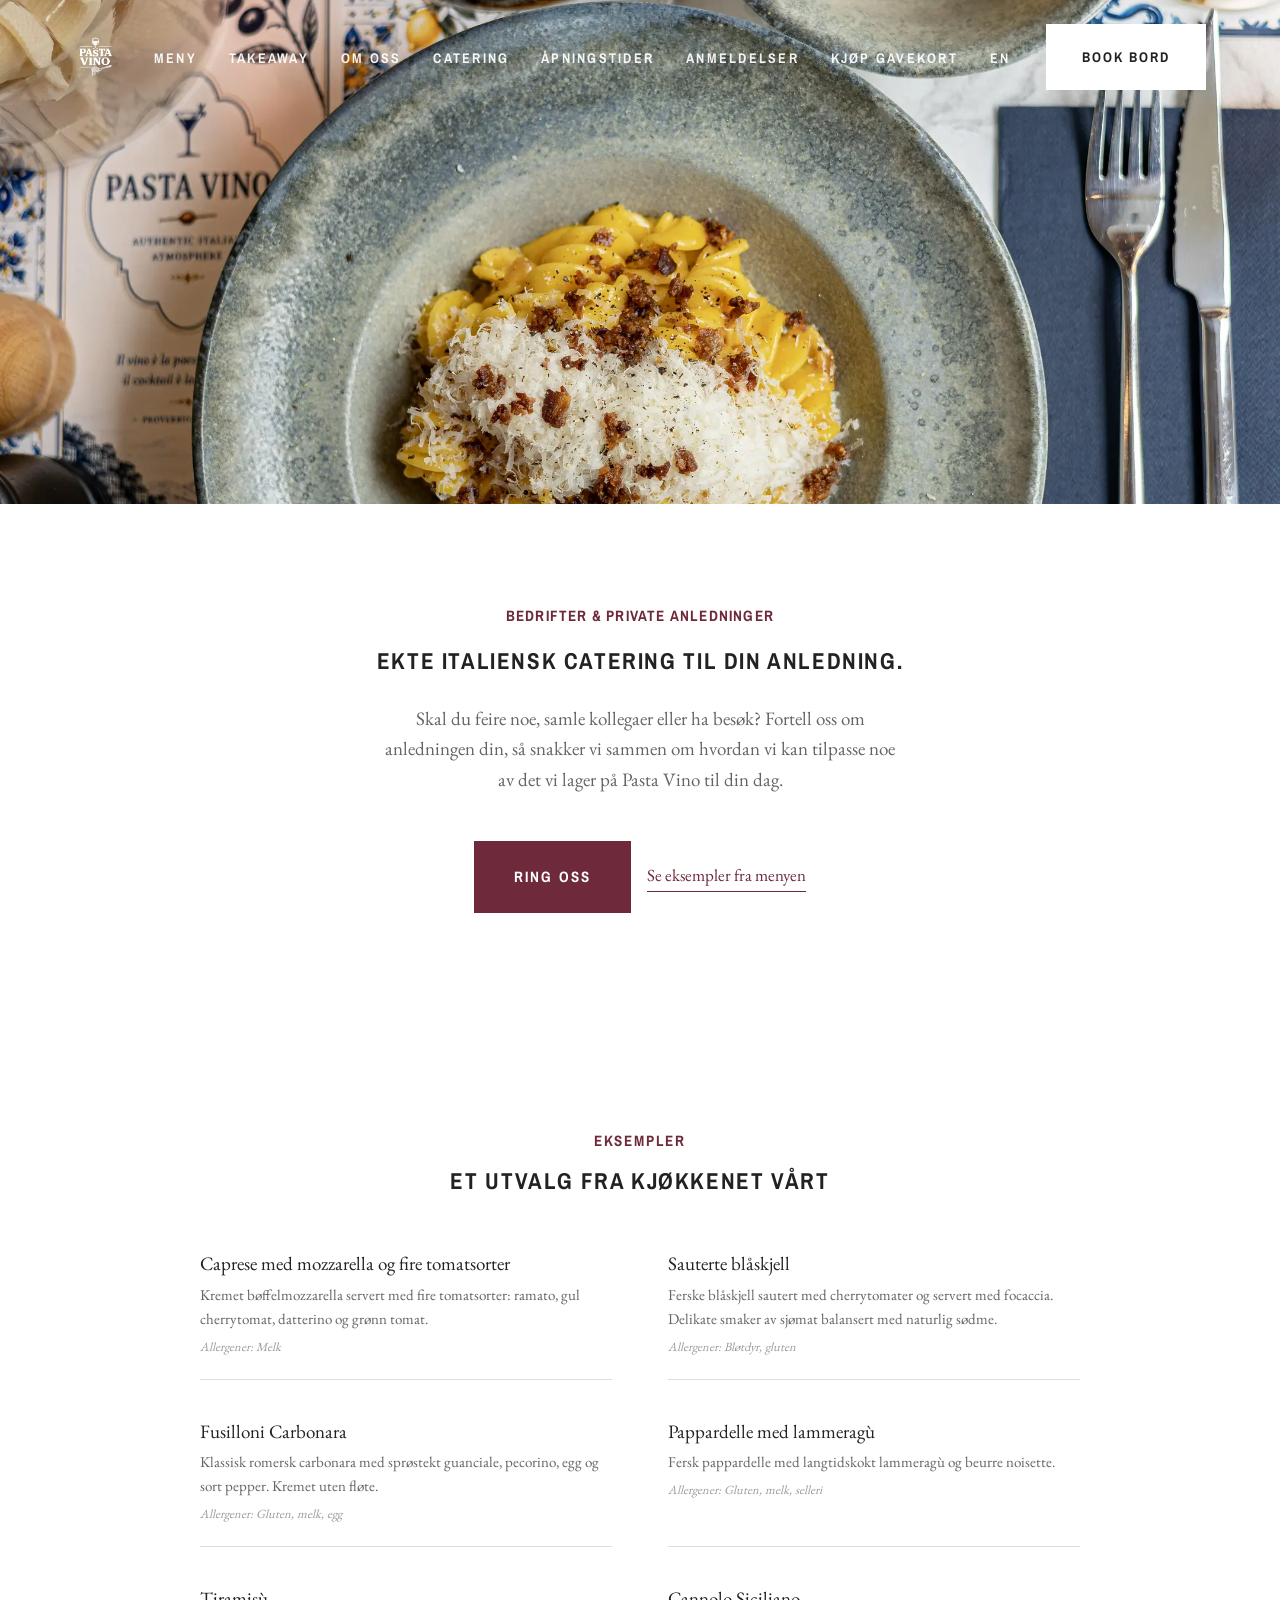
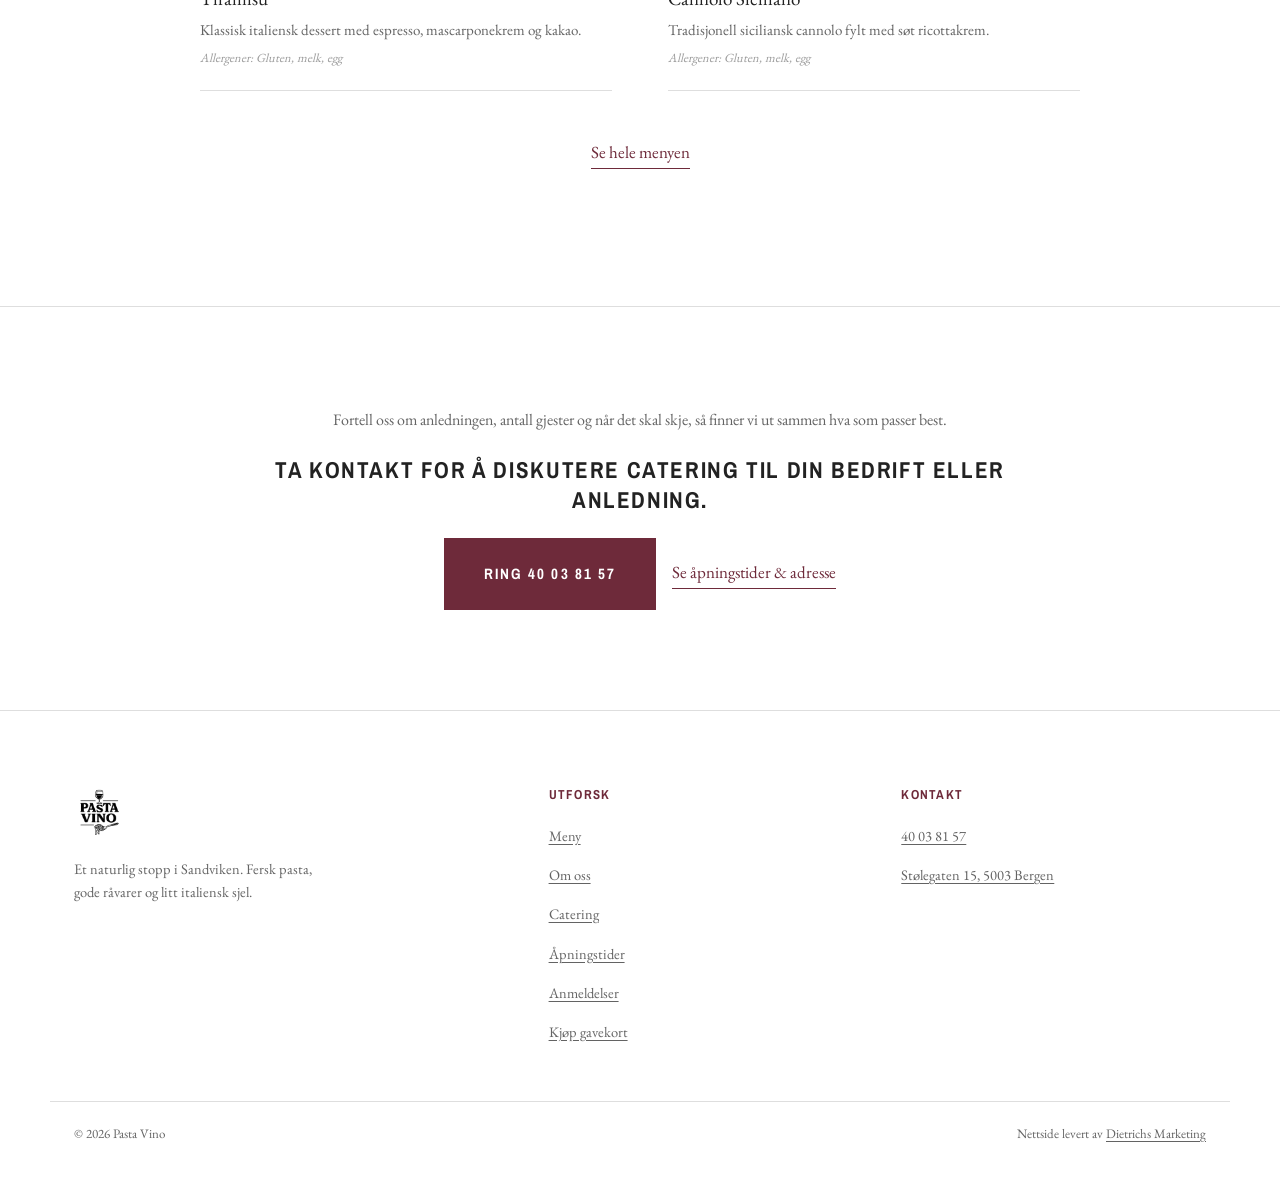
<file: catering.html>
<!DOCTYPE html>
<html lang="no">
<head>
<!-- Google Tag Manager -->
<script>(function(w,d,s,l,i){w[l]=w[l]||[];w[l].push({'gtm.start':
new Date().getTime(),event:'gtm.js'});var f=d.getElementsByTagName(s)[0],
j=d.createElement(s),dl=l!='dataLayer'?'&l='+l:'';j.async=true;j.src=
'https://www.googletagmanager.com/gtm.js?id='+i+dl;f.parentNode.insertBefore(j,f);
})(window,document,'script','dataLayer','GTM-WCR89GDJ');</script>
<!-- End Google Tag Manager -->
<meta charset="UTF-8">
<meta name="viewport" content="width=device-width, initial-scale=1.0">
<title>Catering – Pasta Vino | Italiensk restaurant i Sandviken, Bergen</title>
<meta name="description" content="Pasta Vino tilbyr catering med ekte italienske smaker til bedrifter og private anledninger i Bergen. Ta kontakt, så finner vi ut hva som passer for din anledning.">
<meta name="theme-color" content="#222222">
<link rel="icon" type="image/png" sizes="32x32" href="assets/favicon-32.png">
<link rel="icon" type="image/png" sizes="192x192" href="assets/favicon-192.png">
<link rel="apple-touch-icon" href="assets/favicon-192.png">
<meta property="og:title" content="Catering – Pasta Vino">
<meta property="og:description" content="Ekte italienske smaker til bedrifter og private anledninger i Bergen. Ta kontakt for å diskutere din anledning.">
<meta property="og:image" content="https://pastavino.no/assets/interior-wine-wall.webp">
<meta property="og:url" content="https://pastavino.no/catering.html">
<meta property="og:type" content="restaurant">
<meta property="og:locale" content="nb_NO">
<meta name="twitter:card" content="summary_large_image">
<link rel="canonical" href="https://pastavino.no/catering.html">
<link rel="preload" as="image" href="assets/interior-wine-wall.webp" fetchpriority="high">
<link rel="preload" as="font" type="font/woff2" href="assets/fonts/ArchivoNarrow-700-latin.woff2" crossorigin>
<link rel="preload" as="font" type="font/woff2" href="assets/fonts/EBGaramond-400-latin.woff2" crossorigin>
<link rel="stylesheet" href="style.css">
</head>
<body>
<!-- Google Tag Manager (noscript) -->
<noscript><iframe src="https://www.googletagmanager.com/ns.html?id=GTM-WCR89GDJ"
height="0" width="0" style="display:none;visibility:hidden"></iframe></noscript>
<!-- End Google Tag Manager (noscript) -->

<header class="site-header" id="siteHeader">
  <div class="header-inner container">
    <a href="index.html" class="logo-link" aria-label="Pasta Vino, til forsiden">
      <img src="assets/logo-white.webp" alt="Pasta Vino" class="logo-img" width="160" height="160">
      <img src="assets/logo-color.webp" alt="Pasta Vino" class="logo-img logo-img-color" width="320" height="320">
    </a>
    <nav class="main-nav" id="mainNav">
      <button class="nav-close" id="navClose" aria-label="Lukk meny">&times;</button>
      <ul>
        <li><a href="index.html#meny" class="nav-link">Meny</a></li>
        <li><a href="https://order.gastroplanner.no/s/pastavinosandviken" target="_blank" rel="noopener" class="nav-link">Takeaway</a></li>
        <li><a href="index.html#om-oss" class="nav-link">Om oss</a></li>
        <li><a href="catering.html" class="nav-link">Catering</a></li>
        <li><a href="index.html#besok" class="nav-link">Åpningstider</a></li>
        <li><a href="index.html#anmeldelser" class="nav-link">Anmeldelser</a></li>
        <li><a href="https://givn.no/shop/pastavino" class="nav-link" target="_blank" rel="noopener">Kjøp gavekort</a></li>
        <li><a href="en/" class="nav-link" lang="en" hreflang="en">EN</a></li>
        <li class="nav-cta-mobile"><a href="https://booking.gastroplanner.no/pastavino/t" class="btn" target="_blank" rel="noopener">Book bord</a></li>
      </ul>
    </nav>
    <a href="https://booking.gastroplanner.no/pastavino/t" class="btn nav-cta" target="_blank" rel="noopener">Book bord</a>
    <button class="hamburger" id="hamburger" aria-label="Åpne meny" aria-expanded="false">
      <span></span><span></span><span></span>
    </button>
  </div>
</header>

<div class="nav-scrim" id="navScrim"></div>

<main>

  <section class="hero hero-page">
    <div class="hero-bg">
      <img src="assets/interior-wine-wall.webp" alt="" aria-hidden="true" width="2160" height="1500">
    </div>
    <a href="#catering-intro" class="scroll-cue" aria-label="Scroll ned">
      <span></span>
    </a>
  </section>

  <section class="hero-intro" id="catering-intro">
    <div class="container hero-intro-inner">
      <p class="hero-kicker">Bedrifter &amp; private anledninger</p>
      <h1 class="hero-title">Ekte italiensk catering til din anledning.</h1>
      <p class="hero-lead">Skal du feire noe, samle kollegaer eller ha besøk? Fortell oss om anledningen din, så snakker vi sammen om hvordan vi kan tilpasse noe av det vi lager på Pasta Vino til din dag.</p>
      <div class="hero-actions">
        <a href="tel:+4740038157" class="btn btn-lg">Ring oss</a>
        <a href="#smaken" class="text-link">Se eksempler fra menyen</a>
      </div>
    </div>
  </section>

  <section class="menu-section" id="smaken">
    <div class="container">
      <p class="eyebrow eyebrow-light">Eksempler</p>
      <h2 class="section-title-light">Et utvalg fra kjøkkenet vårt</h2>

      <div class="menu-panels">
        <div class="menu-panel is-active">
          <div class="menu-item">
            <div class="menu-item-head"><h3>Caprese med mozzarella og fire tomatsorter</h3></div>
            <p>Kremet bøffelmozzarella servert med fire tomatsorter: ramato, gul cherrytomat, datterino og grønn tomat.</p>
            <p class="allergens">Allergener: Melk</p>
          </div>
          <div class="menu-item">
            <div class="menu-item-head"><h3>Sauterte blåskjell</h3></div>
            <p>Ferske blåskjell sautert med cherrytomater og servert med focaccia. Delikate smaker av sjømat balansert med naturlig sødme.</p>
            <p class="allergens">Allergener: Bløtdyr, gluten</p>
          </div>
          <div class="menu-item">
            <div class="menu-item-head"><h3>Fusilloni Carbonara</h3></div>
            <p>Klassisk romersk carbonara med sprøstekt guanciale, pecorino, egg og sort pepper. Kremet uten fløte.</p>
            <p class="allergens">Allergener: Gluten, melk, egg</p>
          </div>
          <div class="menu-item">
            <div class="menu-item-head"><h3>Pappardelle med lammeragù</h3></div>
            <p>Fersk pappardelle med langtidskokt lammeragù og beurre noisette.</p>
            <p class="allergens">Allergener: Gluten, melk, selleri</p>
          </div>
          <div class="menu-item">
            <div class="menu-item-head"><h3>Tiramisù</h3></div>
            <p>Klassisk italiensk dessert med espresso, mascarponekrem og kakao.</p>
            <p class="allergens">Allergener: Gluten, melk, egg</p>
          </div>
          <div class="menu-item">
            <div class="menu-item-head"><h3>Cannolo Siciliano</h3></div>
            <p>Tradisjonell siciliansk cannolo fylt med søt ricottakrem.</p>
            <p class="allergens">Allergener: Gluten, melk, egg</p>
          </div>
        </div>
      </div>

      <p class="menu-more"><a href="index.html#meny" class="text-link">Se hele menyen</a></p>
    </div>
  </section>

  <section class="closer">
    <div class="container closer-inner reveal">
      <p class="closer-lead">Fortell oss om anledningen, antall gjester og når det skal skje, så finner vi ut sammen hva som passer best.</p>
      <h2>Ta kontakt for å diskutere catering til din bedrift eller anledning.</h2>
      <div class="closer-actions">
        <a href="tel:+4740038157" class="btn btn-lg">Ring 40 03 81 57</a>
        <a href="index.html#besok" class="text-link">Se åpningstider &amp; adresse</a>
      </div>
    </div>
  </section>

</main>

<footer class="site-footer">
  <div class="container footer-grid">
    <div class="footer-brand">
      <img src="assets/logo-white.webp" alt="Pasta Vino" class="footer-logo" width="160" height="160">
      <p>Et naturlig stopp i Sandviken. Fersk pasta, gode råvarer og litt italiensk sjel.</p>
    </div>
    <div class="footer-col">
      <h3>Utforsk</h3>
      <ul>
        <li><a href="index.html#meny">Meny</a></li>
        <li><a href="index.html#om-oss">Om oss</a></li>
        <li><a href="catering.html">Catering</a></li>
        <li><a href="index.html#besok">Åpningstider</a></li>
        <li><a href="index.html#anmeldelser">Anmeldelser</a></li>
        <li><a href="https://givn.no/shop/pastavino" target="_blank" rel="noopener">Kjøp gavekort</a></li>
      </ul>
    </div>
    <div class="footer-col">
      <h3>Kontakt</h3>
      <ul>
        <li><a href="tel:+4740038157">40 03 81 57</a></li>
        <li><a href="https://www.google.com/maps/search/?api=1&query=St%C3%B8legaten+15%2C+5003+Bergen" target="_blank" rel="noopener">Stølegaten 15, 5003 Bergen</a></li>
      </ul>
    </div>
  </div>
  <div class="container footer-bottom">
    <p>&copy; 2026 Pasta Vino</p>
    <p>Nettside levert av <a href="https://dmarketing.no" target="_blank" rel="noopener">Dietrichs Marketing</a></p>
  </div>
</footer>

<script src="app.js"></script>
</body>
</html>
</file>
<file: style.css>
@font-face {
  font-family: 'Archivo Narrow';
  font-style: normal;
  font-weight: 700;
  font-display: swap;
  src: url(assets/fonts/ArchivoNarrow-700-latin-ext.woff2) format('woff2');
  unicode-range: U+0100-02BA, U+02BD-02C5, U+02C7-02CC, U+02CE-02D7, U+02DD-02FF, U+0304, U+0308, U+0329, U+1D00-1DBF, U+1E00-1E9F, U+1EF2-1EFF, U+2020, U+20A0-20AB, U+20AD-20C0, U+2113, U+2C60-2C7F, U+A720-A7FF;
}
@font-face {
  font-family: 'Archivo Narrow';
  font-style: normal;
  font-weight: 700;
  font-display: swap;
  src: url(assets/fonts/ArchivoNarrow-700-latin.woff2) format('woff2');
  unicode-range: U+0000-00FF, U+0131, U+0152-0153, U+02BB-02BC, U+02C6, U+02DA, U+02DC, U+0304, U+0308, U+0329, U+2000-206F, U+20AC, U+2122, U+2191, U+2193, U+2212, U+2215, U+FEFF, U+FFFD;
}
@font-face {
  font-family: 'EB Garamond';
  font-style: normal;
  font-weight: 400;
  font-display: swap;
  src: url(assets/fonts/EBGaramond-400-latin-ext.woff2) format('woff2');
  unicode-range: U+0100-02BA, U+02BD-02C5, U+02C7-02CC, U+02CE-02D7, U+02DD-02FF, U+0304, U+0308, U+0329, U+1D00-1DBF, U+1E00-1E9F, U+1EF2-1EFF, U+2020, U+20A0-20AB, U+20AD-20C0, U+2113, U+2C60-2C7F, U+A720-A7FF;
}
@font-face {
  font-family: 'EB Garamond';
  font-style: normal;
  font-weight: 400;
  font-display: swap;
  src: url(assets/fonts/EBGaramond-400-latin.woff2) format('woff2');
  unicode-range: U+0000-00FF, U+0131, U+0152-0153, U+02BB-02BC, U+02C6, U+02DA, U+02DC, U+0304, U+0308, U+0329, U+2000-206F, U+20AC, U+2122, U+2191, U+2193, U+2212, U+2215, U+FEFF, U+FFFD;
}

/* ===== Pasta Vino — redesign (Cutler & Co style: monochrome editorial) ===== */

:root{
  --ink: #222222;
  --canvas: #ffffff;
  --ink-70: rgba(34,34,34,.7);
  --ink-45: rgba(34,34,34,.45);
  --ink-15: rgba(34,34,34,.15);
  --accent: #6E2A3A;

  --font-display: "Archivo Narrow", "Arial Narrow", sans-serif;
  --font-body: "EB Garamond", Garamond, Georgia, serif;

  --container: 1180px;
}

*,*::before,*::after{ box-sizing: border-box; }
html{ scroll-behavior: smooth; }
body{
  margin: 0;
  overflow-x: hidden;
  background: var(--canvas);
  color: var(--ink);
  font-family: var(--font-body);
  font-size: 17px;
  line-height: 1.6;
  -webkit-font-smoothing: antialiased;
}
img{ max-width: 100%; display: block; }
a{ color: inherit; text-decoration: none; }
ul{ margin: 0; padding: 0; list-style: none; }
h1,h2,h3{
  font-family: var(--font-display);
  font-weight: 700;
  text-transform: uppercase;
  letter-spacing: .07em;
  font-size: 23px;
  margin: 0 0 .6em;
  line-height: 1.3;
  color: inherit;
}
p{ margin: 0 0 1em; }

.container{
  max-width: var(--container);
  margin: 0 auto;
  padding: 0 24px;
}

@media (prefers-reduced-motion: reduce){
  html{ scroll-behavior: auto; }
  *{ animation-duration: .01ms !important; transition-duration: .01ms !important; }
}

/* ---------- Buttons ---------- */
.btn{
  display: inline-flex;
  align-items: center;
  justify-content: center;
  padding: 20px 34px;
  border-radius: 0;
  font-family: var(--font-display);
  font-weight: 700;
  font-size: 14px;
  text-transform: uppercase;
  letter-spacing: .14em;
  border: 2px solid var(--accent);
  background: var(--accent);
  color: var(--canvas);
  transition: background .2s ease, color .2s ease, border-color .2s ease;
  cursor: pointer;
  white-space: nowrap;
}
.btn:hover{ background: transparent; color: var(--accent); }
.btn-lg{ padding: 22px 38px; font-size: 15px; }

.text-link{
  display: inline-block;
  align-self: center;
  background: none;
  border: none;
  border-radius: 0;
  color: var(--accent);
  font-family: var(--font-body);
  font-size: 17px;
  border-bottom: 1px solid currentColor;
  padding: 0 0 2px;
  margin: 0;
  cursor: pointer;
  transition: opacity .2s ease;
}
.text-link:hover{ opacity: .55; }

.eyebrow{
  font-family: var(--font-display);
  text-transform: uppercase;
  letter-spacing: .12em;
  font-size: 15px;
  font-weight: 700;
  color: var(--accent);
  margin: 0 0 .9em;
}
/* ---------- Header ---------- */
.site-header{
  position: fixed;
  top: 0; left: 0; right: 0;
  z-index: 210;
  padding: 24px 0;
  transition: background .3s ease, padding .3s ease, border-color .3s ease;
  border-bottom: 1px solid transparent;
}
.header-inner{
  display: flex;
  align-items: center;
  justify-content: space-between;
  gap: 20px;
}
.logo-link{ display: block; flex-shrink: 0; position: relative; z-index: 201; }
.logo-img{ height: clamp(32px, 5vw, 44px); width: auto; transition: filter .3s ease; }
.logo-img-color{ display: none; }

.main-nav ul{
  display: flex;
  align-items: center;
  gap: 32px;
}
.nav-link{
  color: #fff;
  font-family: var(--font-display);
  font-weight: 700;
  font-size: 14px;
  text-transform: uppercase;
  letter-spacing: .16em;
  transition: color .25s ease, opacity .25s ease;
  opacity: .92;
}
.nav-link:hover{ opacity: .6; }
.nav-cta-mobile{ display: none; }

.hamburger{
  display: none;
  flex-direction: column;
  justify-content: center;
  gap: 5px;
  width: 30px;
  height: 24px;
  background: none;
  border: none;
  cursor: pointer;
  padding: 0;
  flex-shrink: 0;
}
.hamburger span{
  display: block;
  height: 2px;
  width: 100%;
  background: #fff;
  transition: background .3s ease, transform .3s ease, opacity .3s ease;
}
.nav-close{ display: none; }

.nav-cta{ background: #fff; border-color: #fff; color: var(--ink); }
.nav-cta:hover{ background: transparent; color: #fff; }

.site-header.scrolled{
  background: var(--canvas);
  padding: 16px 0;
  border-bottom-color: var(--ink-15);
}
.site-header.scrolled .logo-img{ display: none; }
.site-header.scrolled .logo-img-color{ display: block; }
.site-header.scrolled .nav-link{ color: var(--ink); }
.site-header.scrolled .nav-cta{ background: var(--accent); border-color: var(--accent); color: var(--canvas); }
.site-header.scrolled .nav-cta:hover{ background: transparent; color: var(--accent); }
.site-header.scrolled .hamburger span{ background: var(--ink); }

/* ---------- Hero ---------- */
.hero{
  position: relative;
  min-height: 95vh;
  overflow: hidden;
}
.hero-page{ min-height: 56vh; }
.hero-bg{
  position: absolute;
  inset: 0;
  z-index: 0;
}
.hero-bg video,
.hero-bg img{
  width: 100%;
  height: 100%;
  object-fit: cover;
  object-position: 50% 50%;
}
.hero-intro{
  background: var(--canvas);
  color: var(--ink);
  padding: 100px 0 96px;
  text-align: center;
}
.hero-intro-inner{
  max-width: 640px;
  margin: 0 auto;
}
.hero-kicker{
  text-transform: uppercase;
  letter-spacing: .08em;
  font-family: var(--font-display);
  font-size: 15px;
  font-weight: 700;
  color: var(--accent);
  margin-bottom: 18px;
}
.hero-title{ margin-bottom: 0; }
.hero-lead{
  font-size: clamp(16px, 2vw, 19px);
  color: var(--ink-70);
  max-width: 58ch;
  margin: 28px auto 2.4em;
}
.hero-actions{
  display: flex;
  gap: 16px;
  flex-wrap: wrap;
  justify-content: center;
}

.scroll-cue{
  position: absolute;
  bottom: 36px;
  left: 50%;
  transform: translateX(-50%);
  width: 1px;
  height: 40px;
  background: rgba(255,255,255,.5);
  z-index: 1;
}
.scroll-cue span{
  position: absolute;
  top: 0; left: 50%;
  width: 3px; height: 3px;
  margin-left: -1.5px;
  background: #fff;
  animation: scrollcue 1.8s ease infinite;
}
@keyframes scrollcue{
  0%{ opacity: 1; transform: translateY(0); }
  70%{ opacity: 0; transform: translateY(14px); }
  100%{ opacity: 0; transform: translateY(14px); }
}

/* ---------- About ---------- */
.about{ padding: 120px 0; background: var(--canvas); }
.about-grid{
  display: grid;
  grid-template-columns: .85fr 1.15fr;
  gap: 72px;
  align-items: center;
}
.about-media{ position: relative; }
.about-media-main{
  border-radius: 0;
  aspect-ratio: 900 / 1201;
  object-fit: cover;
  width: 100%;
  height: auto;
  display: block;
}
.about-media-accent{
  position: absolute;
  right: -36px; bottom: -36px;
  width: 48%;
  height: auto;
  aspect-ratio: 4 / 3;
  object-fit: cover;
  border-radius: 0;
  border: 6px solid var(--canvas);
  box-shadow: 0 20px 44px -14px rgba(34, 34, 34, .4);
}
.about-text h2{ color: var(--ink); }
.about-text p:not(.eyebrow){
  color: var(--ink-70);
  font-size: 17px;
  max-width: 56ch;
}

/* ---------- Menu ---------- */
.menu-section{
  background: var(--canvas);
  color: var(--ink);
  padding: 120px 0;
}
.menu-section .eyebrow{ text-align: center; }
.section-title-light{
  color: var(--ink);
  text-align: center;
  margin-bottom: 1.1em;
}
.menu-section > .container > .section-title-light{ margin-bottom: 56px; }

.menu-tabs{
  display: flex;
  justify-content: center;
  gap: 0;
  margin-bottom: 56px;
  flex-wrap: wrap;
  border-bottom: 1px solid var(--ink-15);
}
.menu-tab{
  background: transparent;
  border: none;
  border-bottom: 2px solid transparent;
  margin-bottom: -1px;
  color: var(--ink-45);
  padding: 14px 24px;
  font-family: var(--font-display);
  font-size: 14px;
  font-weight: 700;
  letter-spacing: .1em;
  text-transform: uppercase;
  cursor: pointer;
  transition: color .2s ease, border-color .2s ease;
}
.menu-tab:hover{ color: var(--ink); }
.menu-tab.is-active{
  color: var(--accent);
  border-bottom-color: var(--accent);
}

.menu-panels{ max-width: 880px; margin: 0 auto; }
.menu-takeaway{ text-align: center; margin-top: 64px; }
.menu-panel{
  display: none;
  grid-template-columns: 1fr 1fr;
  gap: 40px 56px;
}
.menu-panel.is-active{ display: grid; }
.menu-item{ border-bottom: 1px solid var(--ink-15); padding-bottom: 22px; }
.menu-item-head{
  display: flex;
  justify-content: space-between;
  align-items: baseline;
  gap: 16px;
  margin-bottom: 6px;
}
.menu-item-head h3{
  font-family: var(--font-body);
  text-transform: none;
  letter-spacing: normal;
  font-size: 19px;
  font-weight: 400;
  color: var(--ink);
  margin: 0;
}
.menu-item .price{
  font-family: var(--font-body);
  color: var(--accent);
  font-weight: 400;
  font-size: 18px;
  white-space: nowrap;
}
.menu-item p{
  font-size: 15px;
  color: var(--ink-70);
  margin-bottom: .4em;
}
.menu-item .allergens{
  font-size: 12.5px;
  color: var(--ink-45);
  margin-bottom: 0;
  font-style: italic;
}
.menu-more{ text-align: center; margin-top: 48px; }

/* ---------- Gallery ---------- */
.gallery{ padding: 120px 0 100px; background: var(--canvas); }
.gallery > .container{ text-align: center; margin-bottom: 56px; }
.gallery h2{ color: var(--ink); }
.gallery-grid{
  display: grid;
  grid-template-columns: repeat(4, 1fr);
  gap: 4px;
}
.gallery-item{ overflow: hidden; position: relative; aspect-ratio: 4 / 5; }
.gallery-item img{
  width: 100%; height: 100%;
  object-fit: cover;
  transition: transform .6s ease;
}
.gallery-item:hover img{ transform: scale(1.06); }

/* ---------- Reviews ---------- */
.reviews{ background: var(--canvas); padding: 120px 0; }
.reviews-inner{ max-width: 720px; margin: 0 auto; text-align: center; }
.reviews-inner h2{ color: var(--ink); margin-bottom: 40px; }

.rating-display{ margin-bottom: 56px; }
.rating-grid{ display: flex; justify-content: center; gap: 48px; flex-wrap: wrap; }
.rating-block{ display: block; text-decoration: none; color: inherit; transition: opacity .2s ease; }
.rating-block:hover{ opacity: .6; }
.star-rating{ position: relative; display: inline-block; width: 116px; height: 20px; }
.star-row{ width: 116px; height: 20px; display: block; }
.star-row-track{ fill: var(--ink-15); }
.star-row-fill-wrap{ position: absolute; top: 0; left: 0; height: 20px; overflow: hidden; }
.star-row-fill{ fill: var(--accent); }
.rating-number{
  font-family: var(--font-body);
  font-size: 23px;
  font-weight: 400;
  color: var(--ink);
  margin: 16px 0 2px;
}
.rating-number span{ font-size: 16px; color: var(--ink-45); }
.rating-count{ font-size: 14px; color: var(--ink-45); margin: 0; }

.review-quotes{
  display: grid;
  grid-template-columns: 1fr 1fr;
  gap: 24px;
  margin-bottom: 48px;
  text-align: left;
}
.review-quote{
  margin: 0;
  padding: 28px;
  background: transparent;
  border-radius: 0;
  border: 1px solid var(--ink-15);
}
.review-quote p{ font-size: 16px; color: var(--ink-70); margin: 0 0 14px; line-height: 1.55; }
.review-quote footer{ font-size: 14px; font-weight: 400; color: var(--ink); display: flex; justify-content: space-between; align-items: center; gap: 10px; }
.review-quote .review-stars{ color: var(--accent); font-size: 13px; letter-spacing: 1px; font-weight: 400; }

.reviews-actions{ display: flex; gap: 16px; justify-content: center; flex-wrap: wrap; }

/* ---------- Visit / hours + contact ---------- */
.visit{ background: var(--canvas); color: var(--ink); padding: 120px 0; }
.visit-grid{
  display: grid;
  grid-template-columns: 1fr 1fr;
  gap: 72px;
}
.visit-note{ color: var(--ink-70); max-width: 46ch; }
.hours-table{
  width: 100%;
  border-collapse: collapse;
  margin: 28px 0 34px;
}
.hours-table tr{ border-bottom: 1px solid var(--ink-15); }
.hours-table th,.hours-table td{
  text-align: left;
  padding: 12px 0;
  font-weight: 400;
  font-size: 15px;
}
.hours-table th{
  font-family: var(--font-display);
  text-transform: uppercase;
  letter-spacing: .08em;
  color: var(--accent);
  font-weight: 700;
  font-size: 13px;
  width: 40%;
}
.hours-table td{ color: var(--ink-70); }

.contact-list{ margin: 28px 0 30px; display: flex; flex-direction: column; gap: 20px; }
.contact-label{
  display: block;
  font-family: var(--font-display);
  text-transform: uppercase;
  letter-spacing: .1em;
  font-size: 12px;
  font-weight: 700;
  color: var(--accent);
  margin-bottom: 4px;
}
.contact-list a{ font-size: 17px; font-weight: 400; }
.contact-list a[href^="https"]:hover,
.contact-list a[href^="tel:"]:hover{ text-decoration: underline; }

.map-frame{
  width: 100%;
  height: 240px;
  border-radius: 0;
  overflow: hidden;
  border: 1px solid var(--ink-15);
  filter: grayscale(.5) contrast(1.05);
}

/* ---------- Closer ---------- */
.closer{
  background: var(--canvas);
  color: var(--ink);
  padding: 100px 0;
  border-top: 1px solid var(--ink-15);
}
.closer-inner{ max-width: 780px; margin: 0 auto; text-align: center; }
.closer-lead{ font-size: 16px; color: var(--ink-70); margin-bottom: 1.4em; }
.closer h2{ margin-bottom: 1em; }
.closer-actions{
  display: flex;
  gap: 16px;
  justify-content: center;
  flex-wrap: wrap;
}

/* ---------- Footer ---------- */
.site-footer{ background: var(--canvas); color: var(--ink-70); padding: 76px 0 0; border-top: 1px solid var(--ink-15); }
.footer-grid{
  display: grid;
  grid-template-columns: 1.4fr 1fr 1fr;
  gap: 48px;
  padding-bottom: 56px;
  border-bottom: 1px solid var(--ink-15);
}
.footer-logo{ height: 52px; width: auto; margin-bottom: 18px; filter: brightness(0); }
.footer-brand p{ max-width: 34ch; font-size: 14.5px; }
.footer-col h3{
  font-family: var(--font-display);
  text-transform: uppercase;
  letter-spacing: .1em;
  font-size: 13px;
  font-weight: 700;
  color: var(--accent);
  margin-bottom: 18px;
}
.footer-col ul{ display: flex; flex-direction: column; gap: 12px; }
.footer-col a{ font-size: 14.5px; text-decoration: underline; text-underline-offset: 3px; transition: opacity .2s ease; }
.footer-col a:hover{ opacity: .6; }
.footer-bottom{
  display: flex;
  justify-content: space-between;
  gap: 16px;
  padding: 22px 24px;
  font-size: 13px;
  flex-wrap: wrap;
}
.footer-bottom a{ text-decoration: underline; text-underline-offset: 3px; }

/* ---------- Reveal (Cutler: stillness — content is visible immediately, no scroll choreography) ---------- */
.reveal{ opacity: 1; }

/* ================= Mobile full-screen nav takeover (Cutler signature) ================= */
.site-header:has(.main-nav.is-open){ background: var(--canvas); border-bottom-color: var(--ink-15); }
.site-header:has(.main-nav.is-open) .logo-img{ display: none; }
.site-header:has(.main-nav.is-open) .logo-img-color{ display: block; }
.site-header:has(.main-nav.is-open) .hamburger span{ background: var(--ink); }

@media (max-width: 900px){
  .main-nav{
    position: fixed;
    inset: 0;
    width: 100%;
    height: 100dvh;
    background: var(--canvas);
    opacity: 0;
    visibility: hidden;
    transition: opacity .3s ease, visibility 0s linear .3s;
    z-index: 200;
    padding: 28px;
    overflow-y: auto;
    display: flex;
    align-items: center;
    justify-content: center;
  }
  .main-nav.is-open{
    opacity: 1;
    visibility: visible;
    transition: opacity .3s ease;
  }
  .main-nav ul{
    flex-direction: column;
    align-items: center;
    gap: 2px;
  }
  .main-nav .nav-link{
    display: inline-block;
    padding: 10px 0 4px;
    font-family: var(--font-body);
    font-size: clamp(22px, 6.5vw, 30px);
    font-weight: 400;
    text-transform: none;
    letter-spacing: normal;
    color: var(--accent);
    text-align: center;
    border-bottom: 1px solid currentColor;
  }
  .nav-cta-mobile{
    display: block;
    margin-top: 24px;
  }
  .nav-close{
    display: block;
    position: absolute;
    top: 18px; right: 20px;
    width: 40px; height: 40px;
    background: none;
    border: none;
    color: var(--ink);
    font-size: 30px;
    line-height: 1;
    cursor: pointer;
  }
  .nav-scrim{ display: none; }

  .nav-cta{ display: none; }
  .hamburger{ display: flex; }

  .hero{ min-height: 90vh; }
  #top .hero-bg video{ object-fit: cover; }
  #top .hero-bg::after{
    content: "";
    position: absolute;
    inset: 0;
    background: linear-gradient(to top, rgba(0,0,0,.55) 0%, rgba(0,0,0,.14) 45%, rgba(0,0,0,0) 75%);
    pointer-events: none;
  }
}

/* ================= Responsive ================= */
@media (min-width: 901px) and (max-width: 1200px){
  .main-nav ul{ gap: 18px; }
  .nav-link{ letter-spacing: .08em; white-space: nowrap; }
}
@media (min-width: 901px) and (max-width: 1060px){
  .main-nav ul{ gap: 12px; }
  .nav-link{ font-size: 13px; letter-spacing: .04em; }
  .nav-cta{ padding-inline: 18px; }
}
@media (max-width: 1024px){
  .about-grid{ grid-template-columns: 1fr; gap: 48px; }
  .about-media{ max-width: 420px; }
  .visit-grid{ grid-template-columns: 1fr; gap: 56px; }
  .gallery-grid{ grid-template-columns: repeat(3, 1fr); }
}

@media (max-width: 720px){
  .menu-tabs{ flex-wrap: nowrap; justify-content: space-between; }
  .menu-tab{ padding: 14px 4px; font-size: 12px; letter-spacing: .06em; }
  .container{ padding: 0 20px; }
  .about, .menu-section, .visit, .closer, .reviews{ padding: 80px 0; }
  .review-quotes{ grid-template-columns: 1fr; }
  .reviews-actions{ flex-direction: column; align-items: stretch; }
  .reviews-actions .btn{ width: 100%; }
  .gallery{ padding: 80px 0 60px; }
  .hero-intro{ padding: 64px 0 56px; }
  .hero-actions{ flex-direction: column; align-items: stretch; }
  .hero-actions .btn{ width: 100%; }
  .menu-panel{ grid-template-columns: 1fr; gap: 26px; }
  .gallery-grid{ grid-template-columns: repeat(2, 1fr); }
  .footer-grid{ grid-template-columns: 1fr; gap: 36px; }
  .footer-bottom{ flex-direction: column; text-align: left; }
  .visit .section-title-light{ text-align: left; }
  .closer-inner{ text-align: left; }
  .closer-actions{ flex-direction: column; align-items: stretch; }
  .closer-actions .btn{ width: 100%; }
  .closer-actions .text-link{ align-self: flex-start; }
  .about-media-accent{ right: -16px; bottom: -16px; width: 44%; border-width: 4px; }
  .menu-item-head{ flex-direction: column; gap: 2px; align-items: flex-start; }
}
</file>
